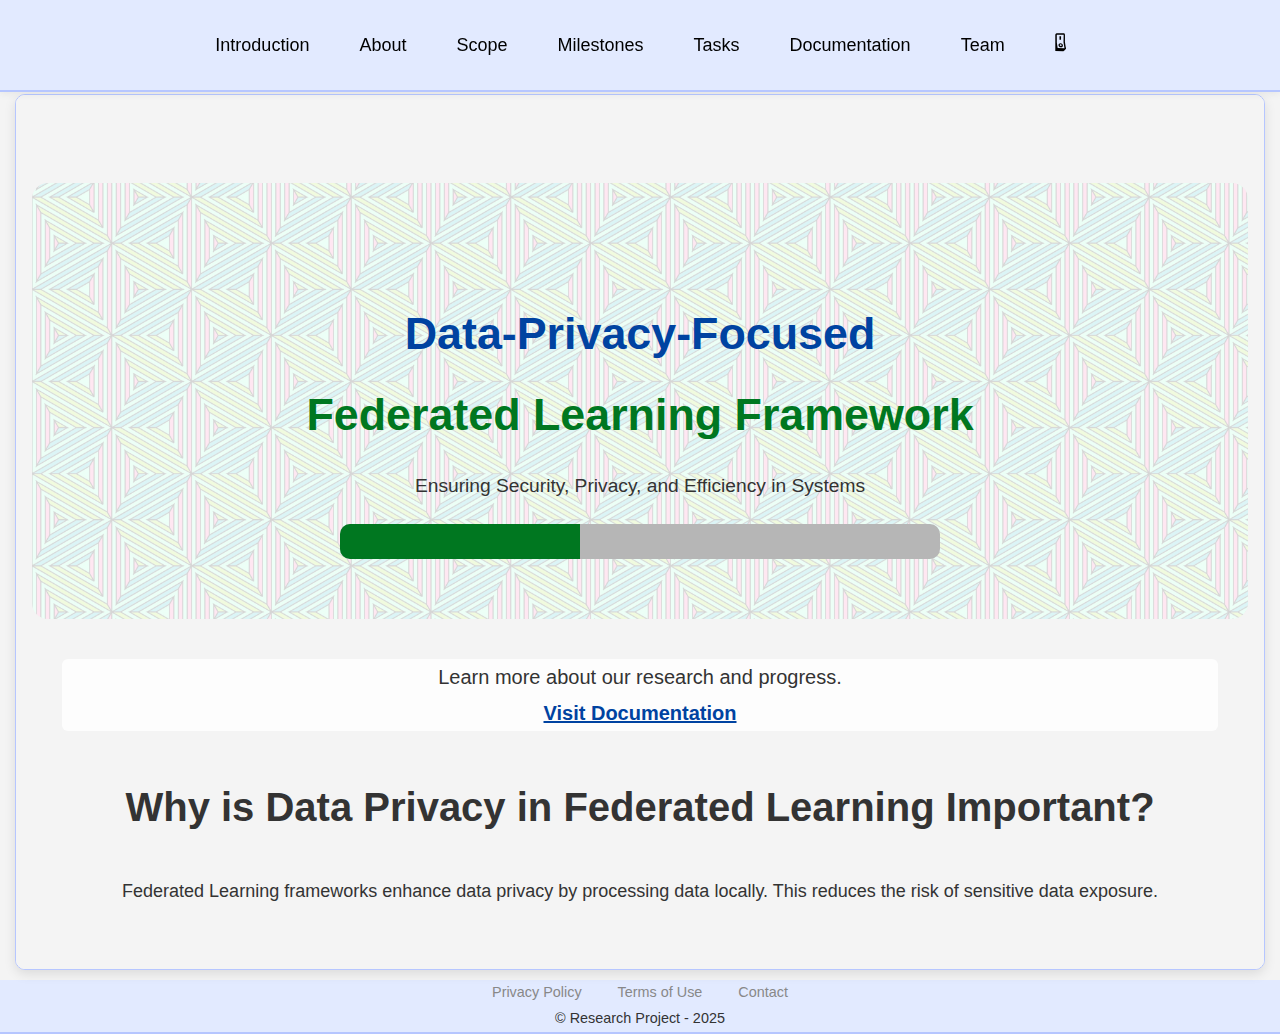
<file: index.html>
<!DOCTYPE html>
<html lang="en">
<head>
  <meta charset="UTF-8" />
  <meta name="viewport" content="width=device-width, initial-scale=1.0"/>
  <title>Federated Learning for Industrial IoT – Data Privacy Framework</title>
  <link rel="stylesheet" href="./assets/styles/style.css" />
  <script>
    function toggleDarkMode() {
      const body = document.body;
      const isDark = body.classList.toggle('dark-mode');
      const icon = document.getElementById('theme-switch-icon');

      icon.src = isDark ? './assets/images/switch-dark.svg' : './assets/images/switch-light.svg';
      localStorage.setItem('darkMode', isDark ? 'enabled' : 'disabled');

      const iframe = document.getElementById('contentFrame');
      iframe.contentWindow.postMessage({ theme: isDark ? 'dark' : 'light' }, '*');
    }

    function applySavedTheme() {
      const savedTheme = localStorage.getItem('darkMode');
      const isDark = savedTheme === 'enabled';

      if (isDark) {
        document.body.classList.add('dark-mode');
        document.getElementById('theme-switch-icon').src = './assets/images/switch-dark.svg';
      }

      window.addEventListener('DOMContentLoaded', () => {
        setTimeout(() => {
          const iframe = document.getElementById('contentFrame');
          iframe.contentWindow.postMessage(
            { theme: isDark ? 'dark' : 'light' },
            '*'
          );
        }, 300);
      });
    }

  function loadContent(page) {
    const iframe = document.getElementById('contentFrame');
    iframe.src = page;
    iframe.onload = () => {
      const theme = document.body.classList.contains('dark-mode') ? 'dark' : 'light';
      iframe.contentWindow.postMessage({ theme }, '*');
    };

    // Highlight the active button
    const buttons = document.querySelectorAll('.nav-panel button');
    buttons.forEach(btn => btn.classList.remove('active'));

    const clickedButton = Array.from(buttons).find(btn => btn.getAttribute('onclick')?.includes(page));
    if (clickedButton) {
      clickedButton.classList.add('active');
    }
  }
</script>

</head>
<body onload="applySavedTheme();">
  <header class="nav">
    <nav class="nav-panel">
      <button onclick="loadContent('./assets/pages/home.html')">Introduction</button>
      <button onclick="loadContent('./assets/pages/about.html')">About</button>
      <button onclick="loadContent('./assets/pages/scope.html')">Scope</button>
      <button onclick="loadContent('./assets/pages/milestone.html')">Milestones</button>
      <button onclick="loadContent('./assets/pages/tasks.html')">Tasks</button>
      <button onclick="loadContent('./assets/pages/documents.html')">Documentation</button>
      <button onclick="loadContent('./assets/pages/team.html')">Team</button>
      <a href="#" onclick="toggleDarkMode()" aria-label="Toggle Theme">
        <img id="theme-switch-icon" src="./assets/images/switch-light.svg" alt="Toggle Theme" width="40" height="40"/>
      </a>
    </nav>
  </header>

  <main class="content">
    <iframe id="contentFrame" src="./assets/pages/home.html" frameborder="0" title="Content Frame"></iframe>
  </main>
        <!-- 🔚 Footer Section -->
        <footer class="footer">
          <div class="footer-content">
            <div class="footer-links">
              <a href="#">Privacy Policy</a>
              <a href="#">Terms of Use</a>
              <a href="#">Contact</a>
              <p>&copy; Research Project - 2025</p>
            </div>
          </div>
        </footer>

</body>
</html>
</file>
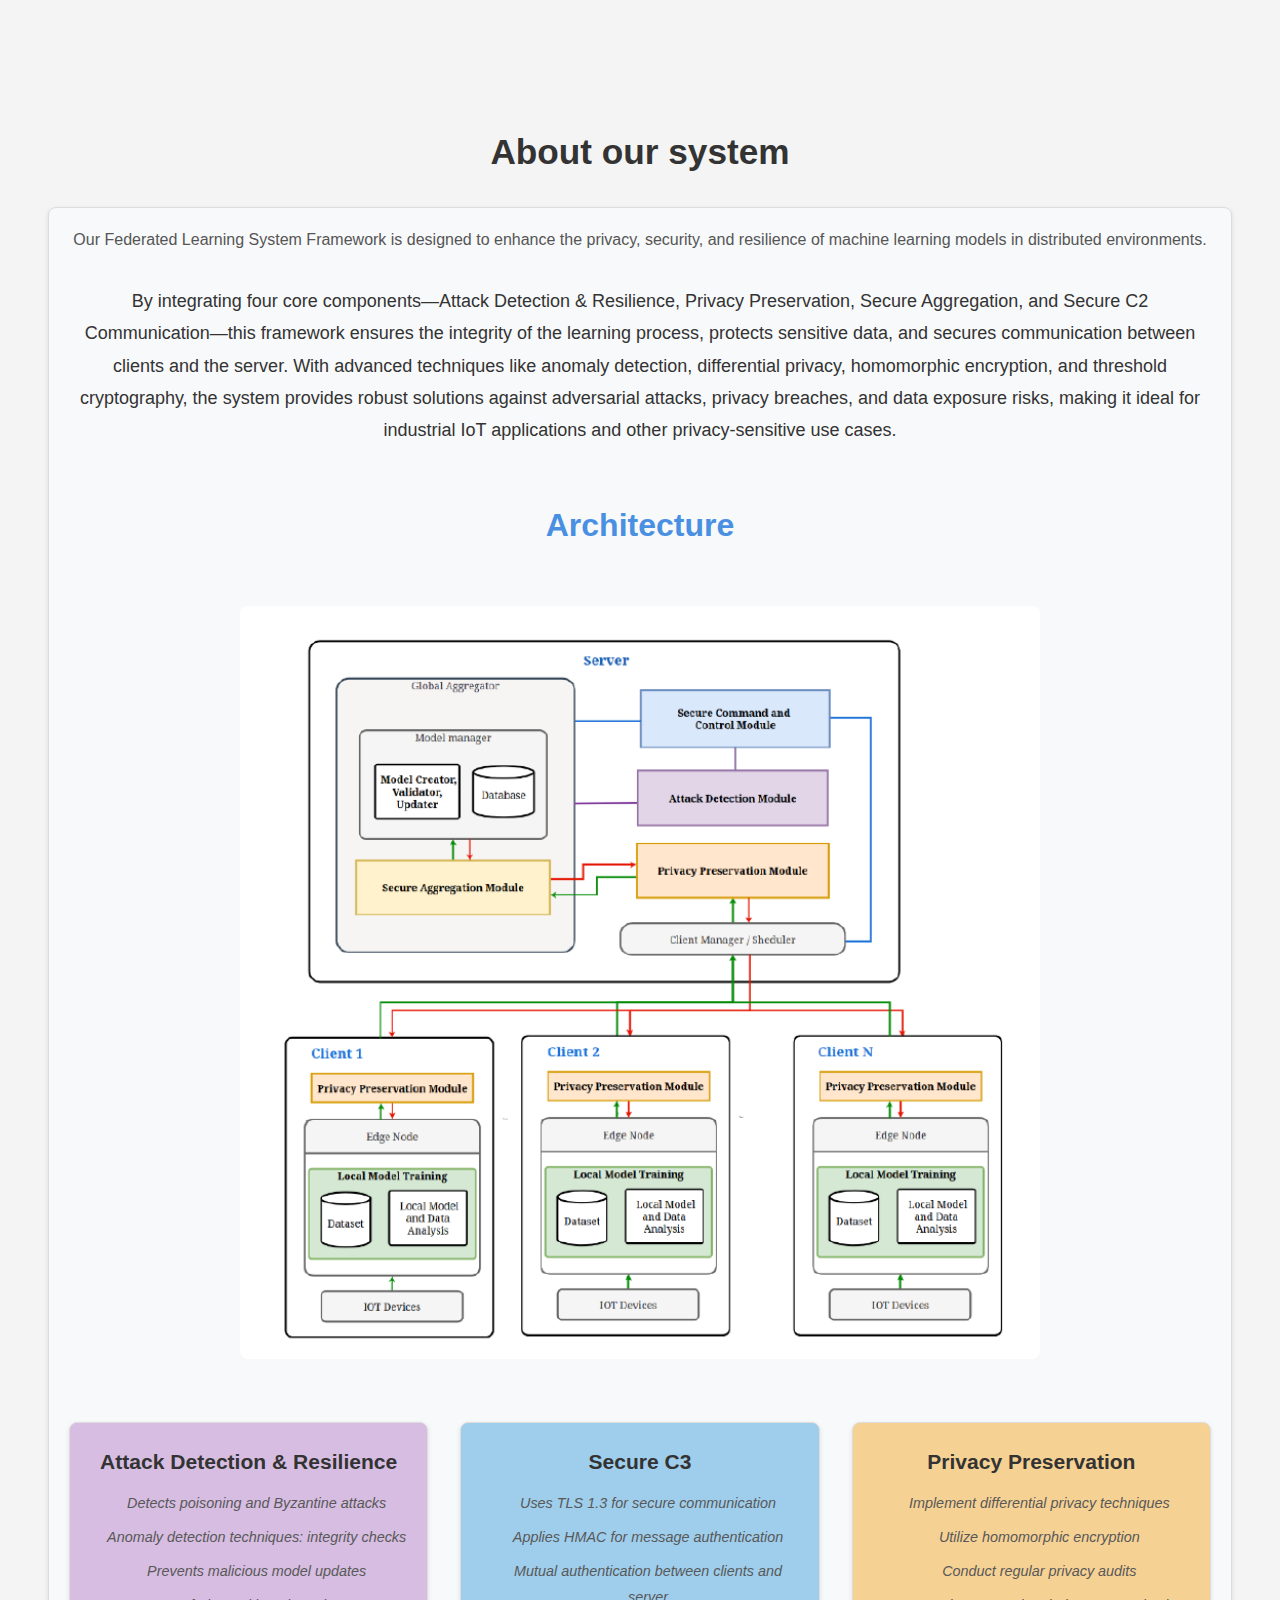
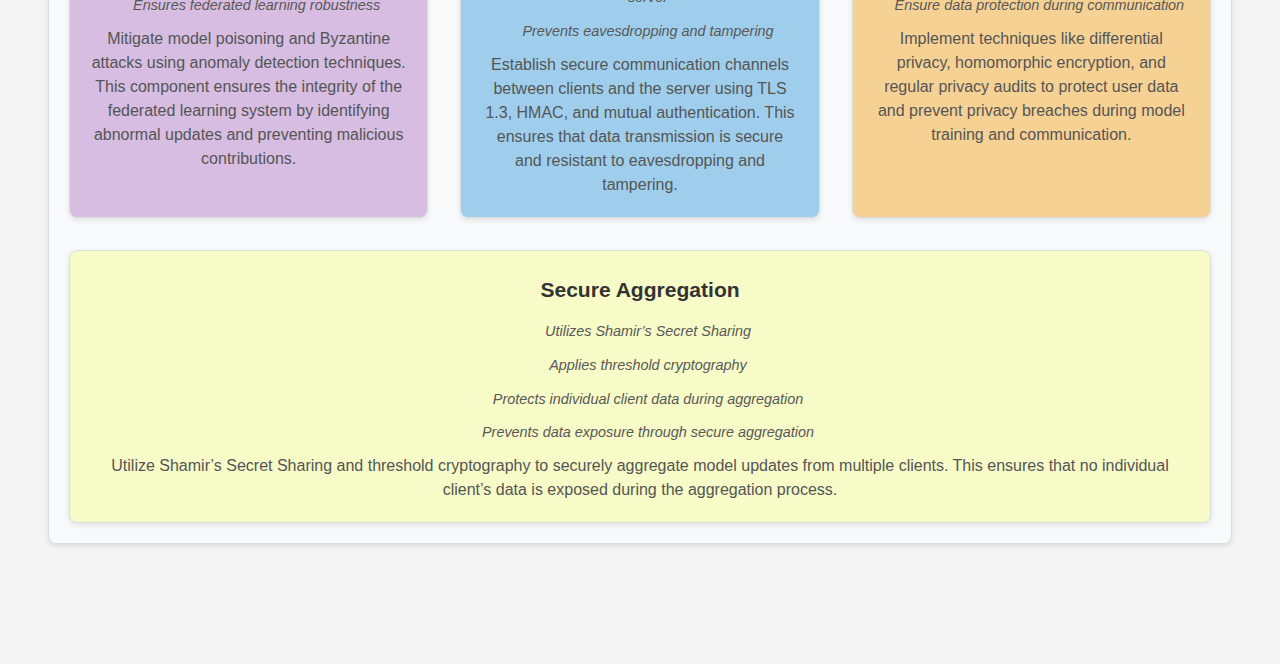
<file: assets/pages/about.html>
<!DOCTYPE html>
<html lang="en">
<head>
  <meta charset="UTF-8">
  <link rel="stylesheet" href="../styles/style.css">
  <title>About - Data Privacy FL Framework</title>
  <script>
    function setTheme(theme) {
      if (theme === 'dark') {
        document.body.classList.add('dark-mode');
      } else {
        document.body.classList.remove('dark-mode');
      }
    }

    window.addEventListener('message', (event) => {
      if (event.data && event.data.theme) {
        setTheme(event.data.theme);
      }
    });

    const savedTheme = localStorage.getItem('darkMode');
    if (savedTheme === 'enabled') {
      setTheme('dark');
    }
  </script>
</head>
<body>
  <div class="container">

<!-- Core Components Section -->
<section class="components">
  <h2>About our system</h2>
  <div class="component-blocks">
    <div class="component">
      <p>

        Our Federated Learning System Framework is designed to enhance the privacy, security, and resilience of machine learning models in distributed environments. 
      </p>
    </br>
      By integrating four core components—Attack Detection & Resilience, Privacy Preservation, Secure Aggregation, and Secure C2 Communication—this framework ensures the integrity of the learning process, protects sensitive data, and secures communication between clients and the server. With advanced techniques like anomaly detection, differential privacy, homomorphic encryption, and threshold cryptography, the system provides robust solutions against adversarial attacks, privacy breaches, and data exposure risks, making it ideal for industrial IoT applications and other privacy-sensitive use cases.
      
      </p>

          <!-- Architecture Image Section -->
    <section class="architecture">
      <h1>Architecture</h1>
      <img src="../images/architecture.jpg" alt="System Architecture" class="architecture-image">
    </section>

    <!-- Core Components Section -->
  <div class="component-blocks">
    <div class="component attack-defense">
      <h3>Attack Detection & Resilience</h3>
      <div class="key-points">
        <ul>
          <li>Detects poisoning and Byzantine attacks</li>
          <li>Anomaly detection techniques: integrity checks</li>
          <li>Prevents malicious model updates</li>
          <li>Ensures federated learning robustness</li>
        </ul>
      </div>
      <p>Mitigate model poisoning and Byzantine attacks using anomaly detection techniques. This component ensures the integrity of the federated learning system by identifying abnormal updates and preventing malicious contributions.</p>
    </div>
    <div class="component secure-c2">
      <h3>Secure C3</h3>
      <div class="key-points">
        <ul>
          <li>Uses TLS 1.3 for secure communication</li>
          <li>Applies HMAC for message authentication</li>
          <li>Mutual authentication between clients and server</li>
          <li>Prevents eavesdropping and tampering</li>
        </ul>
      </div>
      <p>Establish secure communication channels between clients and the server using TLS 1.3, HMAC, and mutual authentication. This ensures that data transmission is secure and resistant to eavesdropping and tampering.</p>
    </div>
    <div class="component privacy-preservation">
      <h3>Privacy Preservation</h3>
      <div class="key-points">
        <ul>
          <li>Implement differential privacy techniques</li>
          <li>Utilize homomorphic encryption</li>
          <li>Conduct regular privacy audits</li>
          <li>Ensure data protection during communication</li>
        </ul>
      </div>
      <p>Implement techniques like differential privacy, homomorphic encryption, and regular privacy audits to protect user data and prevent privacy breaches during model training and communication.</p>
    </div>
    <div class="component secure-aggregation">
      <h3>Secure Aggregation</h3>
      <div class="key-points">
        <ul>
          <li>Utilizes Shamir’s Secret Sharing</li>
          <li>Applies threshold cryptography</li>
          <li>Protects individual client data during aggregation</li>
          <li>Prevents data exposure through secure aggregation</li>
        </ul>
      </div>
      <p>Utilize Shamir’s Secret Sharing and threshold cryptography to securely aggregate model updates from multiple clients. This ensures that no individual client’s data is exposed during the aggregation process.</p>
    </div>
    
</section>


    </div>

  </div>
</section>
  </div>
</body>
</html>
</file>
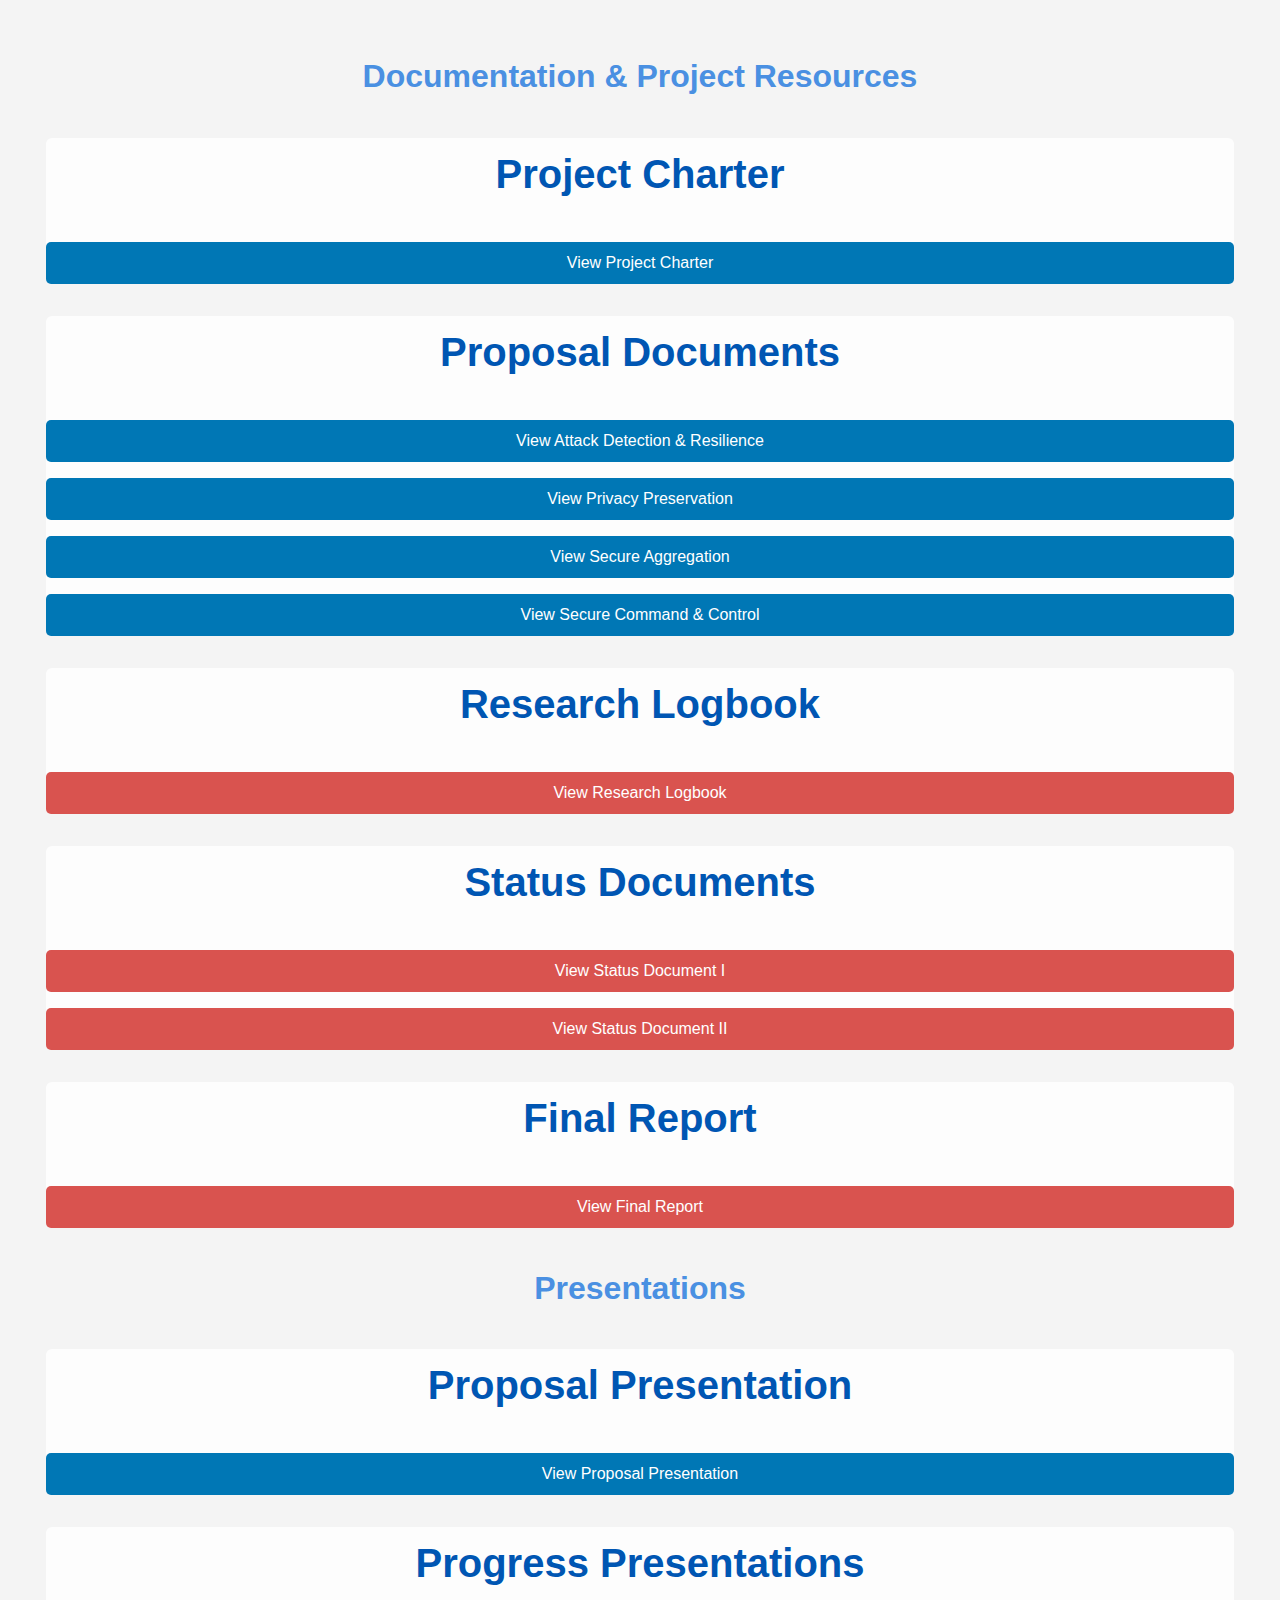
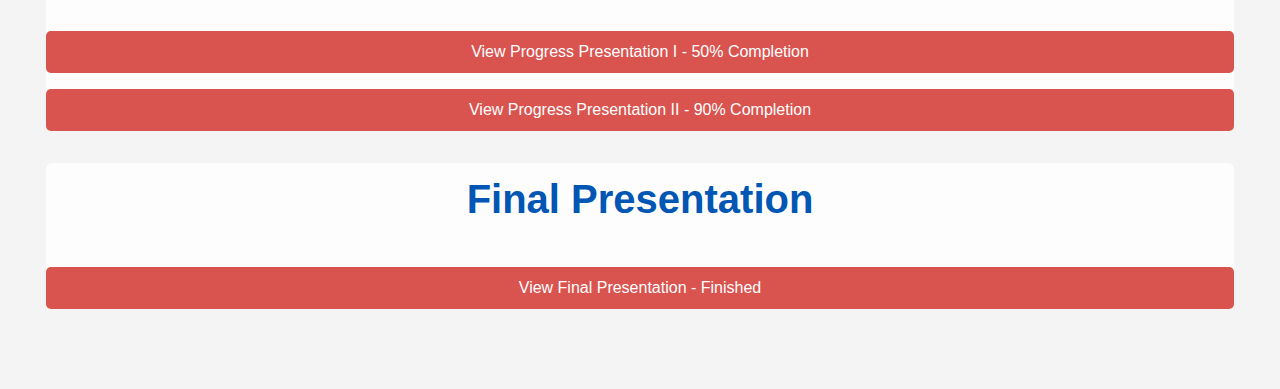
<file: assets/pages/documents.html>
<!DOCTYPE html>
<html lang="en">
<head>
    <meta charset="UTF-8">
    <meta name="viewport" content="width=device-width, initial-scale=1.0">
    <title>Documentation & Projects</title>
    <link rel="stylesheet" href="../styles/style.css">
    
    <script>
         function setTheme(theme) {
      if (theme === 'dark') {
        document.body.classList.add('dark-mode');
      } else {
        document.body.classList.remove('dark-mode');
      }
    }

    window.addEventListener('message', (event) => {
      if (event.data && event.data.theme) {
        setTheme(event.data.theme);
      }
    });

    const savedTheme = localStorage.getItem('darkMode');
    if (savedTheme === 'enabled') {
      setTheme('dark');
    }
    
        function loadPDF(documentId, containerId) {
            var pdfLinks = {
                'Project Charter': '../documents/R25 - 039 - IT4010-charter form - 2025.pdf',
                'Proposal Document - Attack Detection': '../documents/PPReport - IT21826368 - Attack Defense and Resilience.pdf',
                'Proposal Document - Privacy Preservation': '../documents/PPReport - IT21822612 - Privacy Preservation.pdf',
                'Proposal Document - Secure Aggregation': '../documents/PPReport - IT21831904 - Secure Aggregation.pdf',
                'Proposal Document - Secure Command & Control': '../documents/PPReport - IT21828348 - Secure Command and Control.pdf',
                'Research Logbook': '../documents/Research_Logbook.pdf',
                'Status Document I': '../documents/Status_Document_I.pdf',
                'Status Document II': '../documents/Status_Document_II.pdf',
                'Final Report': '../documents/Final_Report.pdf',
                'Proposal Presentation': '../documents/PP - Data-Privacy Focused Federated Learning Framework for Industrial IoT.pdf',
                'Progress Presentation I': '../documents/Progress_Presentation_I.pdf',
                'Progress Presentation II': '../documents/Progress_Presentation_II.pdf',
                'Final Presentation': '../documents/Final_Presentation.pdf'
            };

            var container = document.getElementById(containerId);
            if (!container) {
                console.error("No container found for:", containerId);
                return;
            }

            container.innerHTML = ""; // Clear previous content

            var iframe = document.createElement('iframe');
            iframe.src = pdfLinks[documentId];
            iframe.width = "100%";
            iframe.height = "600px";
            iframe.frameBorder = "0";
            container.appendChild(iframe);

            var closeButton = document.createElement('button');
            closeButton.innerText = "Close PDF";
            closeButton.className = "custom-button red-button";
            closeButton.onclick = function() {
                container.innerHTML = "";
            };
            container.appendChild(closeButton);
        }
    </script>
</head>
<body>
    <div class="container">
        <h1>Documentation & Project Resources</h1>

        <div class="document-category">
            <h2>Project Charter</h2>
            <button class="custom-button blue-button" onclick="loadPDF('Project Charter', 'ProjectCharterContainer')">View Project Charter</button>
            <div id="ProjectCharterContainer"></div>
        </div>

        <div class="document-category">
            <h2>Proposal Documents</h2>
            <button class="custom-button blue-button" onclick="loadPDF('Proposal Document - Attack Detection', 'ProposalAttackDetectionContainer')">View Attack Detection & Resilience</button>
            <div id="ProposalAttackDetectionContainer"></div>

            <button class="custom-button blue-button" onclick="loadPDF('Proposal Document - Privacy Preservation', 'ProposalPrivacyPreservationContainer')">View Privacy Preservation</button>
            <div id="ProposalPrivacyPreservationContainer"></div>

            <button class="custom-button blue-button" onclick="loadPDF('Proposal Document - Secure Aggregation', 'ProposalSecureAggregationContainer')">View Secure Aggregation</button>
            <div id="ProposalSecureAggregationContainer"></div>

            <button class="custom-button blue-button" onclick="loadPDF('Proposal Document - Secure Command & Control', 'ProposalSecureCommandControlContainer')">View Secure Command & Control</button>
            <div id="ProposalSecureCommandControlContainer"></div>
        </div>

        <div class="document-category">
            <h2>Research Logbook</h2>
            <button class="custom-button red-button" onclick="loadPDF('Research Logbook', 'ResearchLogbookContainer')">View Research Logbook</button>
            <div id="ResearchLogbookContainer"></div>
        </div>

        <div class="document-category">
            <h2>Status Documents</h2>
            <button class="custom-button red-button" onclick="loadPDF('Status Document I', 'StatusDocumentIContainer')">View Status Document I</button>
            <div id="StatusDocumentIContainer"></div>

            <button class="custom-button red-button" onclick="loadPDF('Status Document II', 'StatusDocumentIIContainer')">View Status Document II</button>
            <div id="StatusDocumentIIContainer"></div>
        </div>

        <div class="document-category">
            <h2>Final Report</h2>
            <button class="custom-button red-button" onclick="loadPDF('Final Report', 'FinalReportContainer')">View Final Report</button>
            <div id="FinalReportContainer"></div>
        </div>

        <h1>Presentations</h1>

        <div class="document-category">
            <h2>Proposal Presentation</h2>
            <button class="custom-button blue-button" onclick="loadPDF('Proposal Presentation', 'ProposalPresentationContainer')">View Proposal Presentation</button>
            <div id="ProposalPresentationContainer"></div>
        </div>

        <div class="document-category">
            <h2>Progress Presentations</h2>
            <button class="custom-button red-button" onclick="loadPDF('Progress Presentation I', 'ProgressPresentationIContainer')">View Progress Presentation I - 50% Completion</button>
            <div id="ProgressPresentationIContainer"></div>

            <button class="custom-button red-button" onclick="loadPDF('Progress Presentation II', 'ProgressPresentationIIContainer')">View Progress Presentation II - 90% Completion</button>
            <div id="ProgressPresentationIIContainer"></div>
        </div>

        <div class="document-category">
            <h2>Final Presentation</h2>
            <button class="custom-button red-button" onclick="loadPDF('Final Presentation', 'FinalPresentationContainer')">View Final Presentation - Finished</button>
            <div id="FinalPresentationContainer"></div>
        </div>
    </div>
</body>
</html>
</file>
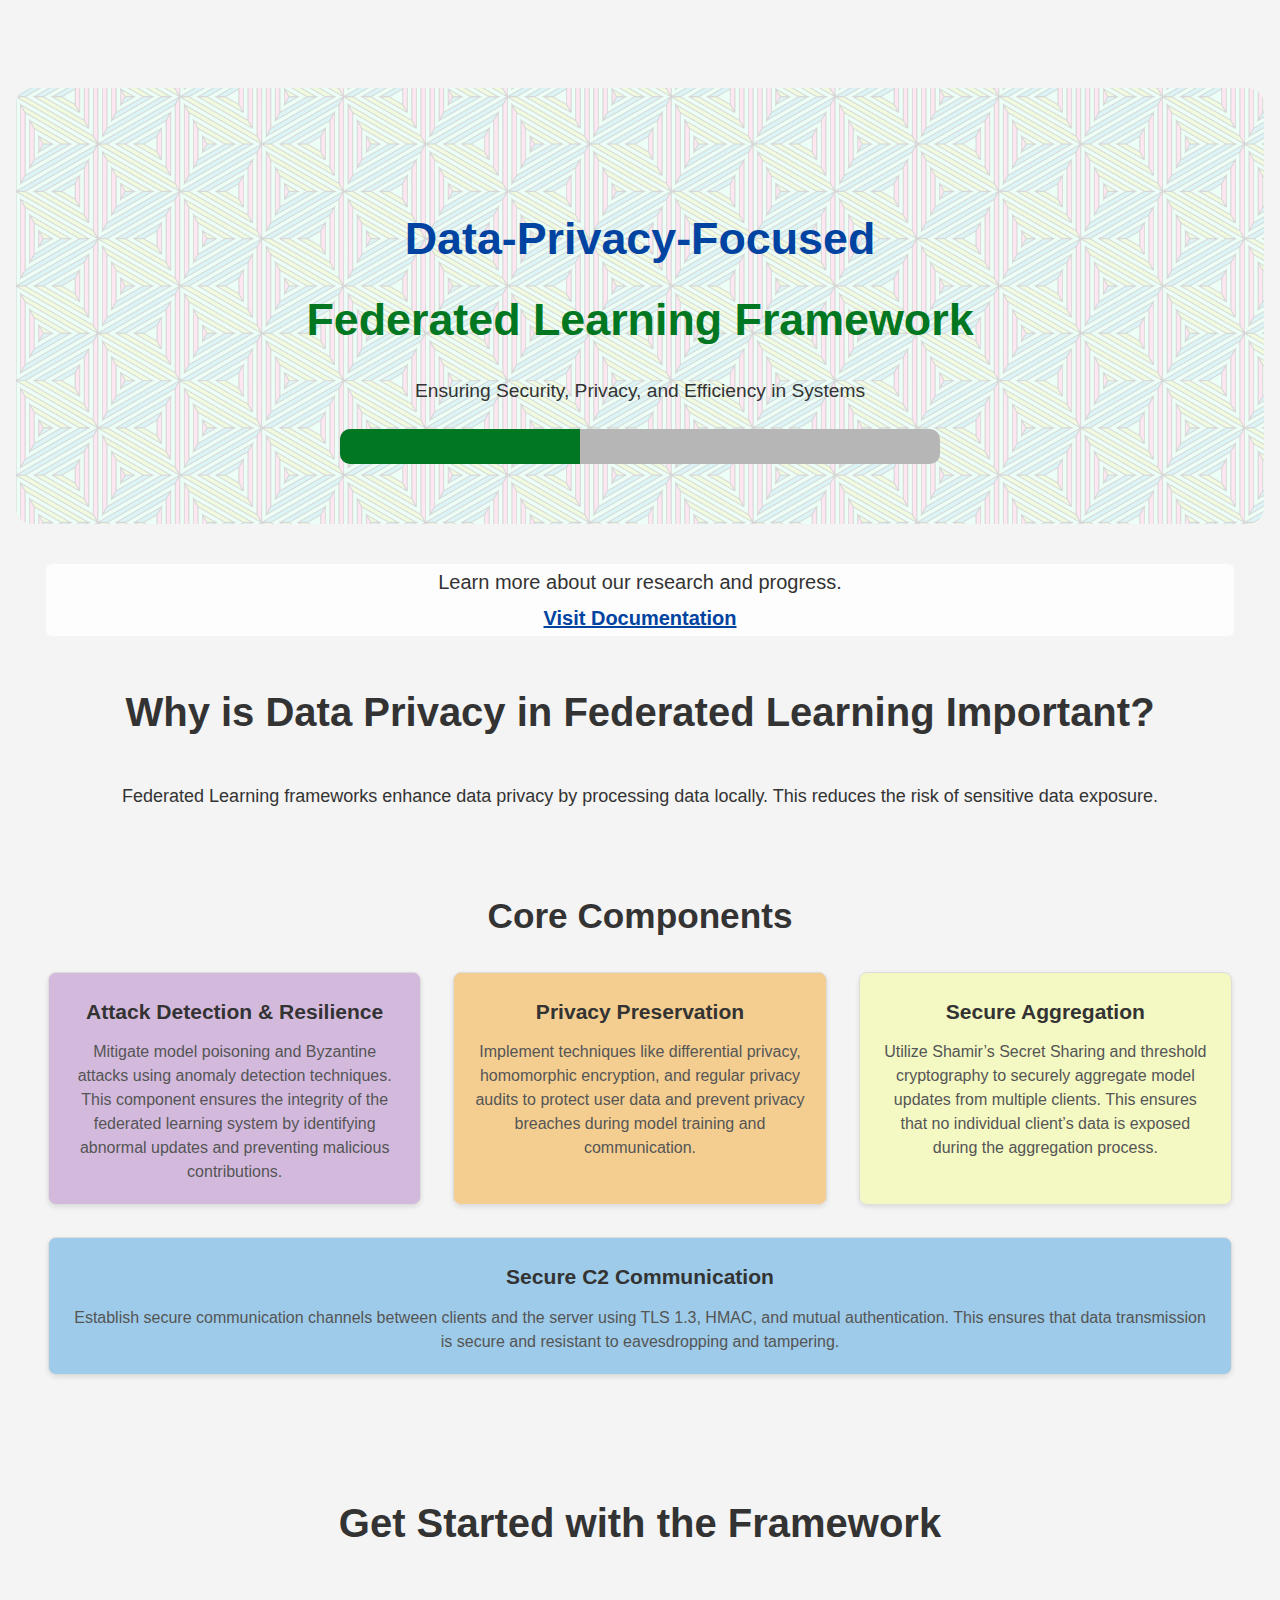
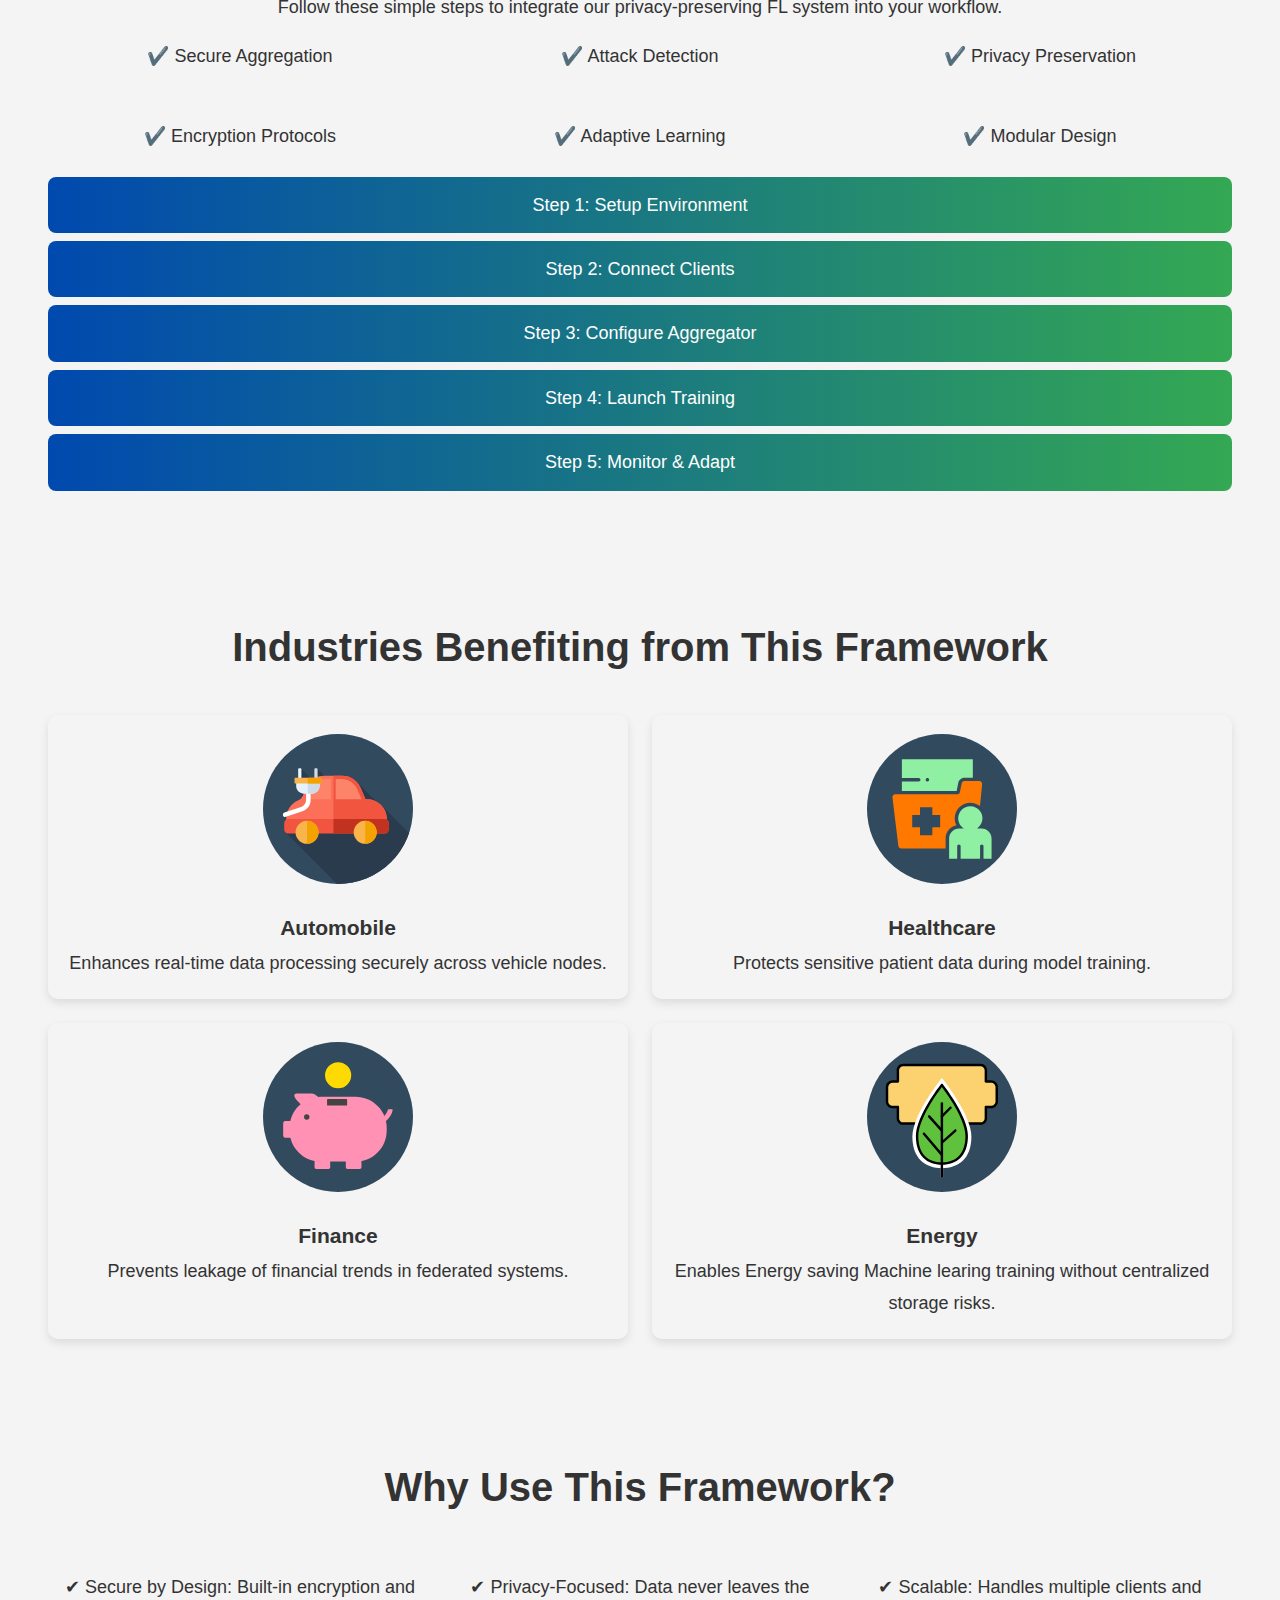
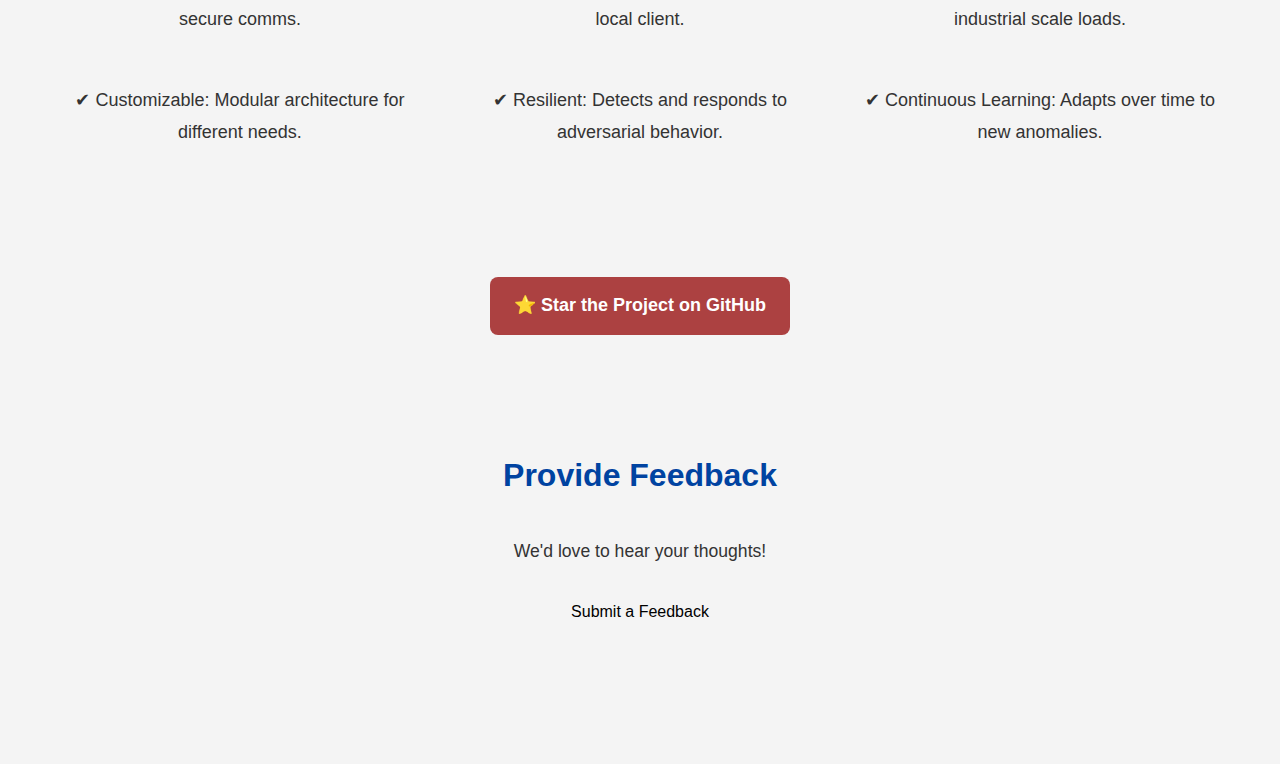
<file: assets/pages/home.html>
<!DOCTYPE html>
<html lang="en">
<head>
  <meta charset="UTF-8">
  <link rel="stylesheet" href="../styles/style.css">
  <title>Home - Data Privacy FL Framework</title>
  <script>
    function setTheme(theme) {
      if (theme === 'dark') {
        document.body.classList.add('dark-mode');
      } else {
        document.body.classList.remove('dark-mode');
      }
    }

    window.addEventListener('message', (event) => {
      if (event.data && event.data.theme) {
        setTheme(event.data.theme);
      }
    });

    const savedTheme = localStorage.getItem('darkMode');
    if (savedTheme === 'enabled') {
      setTheme('dark');
    }
  </script>
</head>
<body>
  <div class="container">
    <!-- Home Banner Section -->
    <section class="home-banner">
      <h1>
        <span style="color: #0043a1;">Data-Privacy-Focused</span> <br>
        <span style="color: #007720;">Federated Learning Framework</span>
      </h1>
      <p>Ensuring Security, Privacy, and Efficiency in Systems</p>

      <div class="progress-bar-wrapper">
        <div class="progress-bar">
          <div class="progress-fill" style="width: 40%;"></div>
          <span class="progress-label"></span>
        </div>
      </div>
    </section>

    <!-- Document Category Section -->
    <section class="document-category">
      <p>Learn more about our research and progress.</p>
      <a href="https://k0k1s.github.io/r25-039" target="_blank">Visit Documentation</a>
    </section>


    <!-- Importance Section -->
    <section class="importance">
      <h2>Why is Data Privacy in Federated Learning Important?</h2>
      <p>Federated Learning frameworks enhance data privacy by processing data locally. This reduces the risk of sensitive data exposure.</p>
    </section>

    <section class="components">
      <h2>Core Components</h2>
      <div class="component-blocks">
        <div class="component attack-defense">
          <h3>Attack Detection & Resilience</h3>
          <p>Mitigate model poisoning and Byzantine attacks using anomaly detection techniques. This component ensures the integrity of the federated learning system by identifying abnormal updates and preventing malicious contributions.</p>
        </div>
        <div class="component privacy-preservation">
          <h3>Privacy Preservation</h3>
          <p>Implement techniques like differential privacy, homomorphic encryption, and regular privacy audits to protect user data and prevent privacy breaches during model training and communication.</p>
        </div>
        <div class="component secure-aggregation">
          <h3>Secure Aggregation</h3>
          <p>Utilize Shamir’s Secret Sharing and threshold cryptography to securely aggregate model updates from multiple clients. This ensures that no individual client’s data is exposed during the aggregation process.</p>
        </div>
        <div class="component secure-c2">
          <h3>Secure C2 Communication</h3>
          <p>Establish secure communication channels between clients and the server using TLS 1.3, HMAC, and mutual authentication. This ensures that data transmission is secure and resistant to eavesdropping and tampering.</p>
        </div>
      </div>
    </section>


    <!-- 🌟 Get Started Section -->
    <section class="get-started">
      <h2>Get Started with the Framework</h2>
      <p>Follow these simple steps to integrate our privacy-preserving FL system into your workflow.</p>

      <div class="supported-features">
        <div class="feature">✔️ Secure Aggregation</div>
        <div class="feature">✔️ Attack Detection</div>
        <div class="feature">✔️ Privacy Preservation</div>
        <div class="feature">✔️ Encryption Protocols</div>
        <div class="feature">✔️ Adaptive Learning</div>
        <div class="feature">✔️ Modular Design</div>
      </div>

      <div class="steps-progress">
        <div class="step">Step 1: Setup Environment</div>
        <div class="step">Step 2: Connect Clients</div>
        <div class="step">Step 3: Configure Aggregator</div>
        <div class="step">Step 4: Launch Training</div>
        <div class="step">Step 5: Monitor & Adapt</div>
      </div>
    </section>

<!-- 🧊 Industries Section (Cube in 4 Pieces) -->
<section class="industries">
  <h2>Industries Benefiting from This Framework</h2>
  <div class="industry-cube">
    <div class="cube-piece">
      <img src="../images/automobile.svg" alt="Automobile Industry" class="industry-img" />
      <h3>Automobile</h3>
      <p>Enhances real-time data processing securely across vehicle nodes.</p>
    </div>
    <div class="cube-piece">
      <img src="../images/health.svg" alt="Healthcare Industry" class="industry-img" />
      <h3>Healthcare</h3>
      <p>Protects sensitive patient data during model training.</p>
    </div>
    <div class="cube-piece">
      <img src="../images/finance.svg" alt="Finance Industry" class="industry-img" />
      <h3>Finance</h3>
      <p>Prevents leakage of financial trends in federated systems.</p>
    </div>
    <div class="cube-piece">
      <img src="../images/energy.svg" alt="Energy" class="industry-img" />
      <h3>Energy</h3>
      <p>Enables Energy saving Machine learing training without centralized storage risks.</p>
    </div>
  </div>
</section>

    <!-- ✅ Why Use / Importance Section (6 Detailed Boxes with ✔) -->
    <section class="benefits">
      <h2>Why Use This Framework?</h2>
      <div class="benefit-detailed">
        <div class="benefit-box">✔ Secure by Design: Built-in encryption and secure comms.</div>
        <div class="benefit-box">✔ Privacy-Focused: Data never leaves the local client.</div>
        <div class="benefit-box">✔ Scalable: Handles multiple clients and industrial scale loads.</div>
        <div class="benefit-box">✔ Customizable: Modular architecture for different needs.</div>
        <div class="benefit-box">✔ Resilient: Detects and responds to adversarial behavior.</div>
        <div class="benefit-box">✔ Continuous Learning: Adapts over time to new anomalies.</div>
      </div>
    </section>

    <!-- ⭐ GitHub Star CTA -->
     <center>
    <section class="github-cta">
      <a class="github-button" href="https://github.com/RavinduMendis/R25-039" target="_blank">
        ⭐ Star the Project on GitHub
      </a>
    </section>
  </center>
<!-- 📢 Provide Feedback Section -->
<section class="feedback">
  <h2>Provide Feedback</h2>
  <p>We'd love to hear your thoughts!</p>
  <button id="showFormBtn">Submit a Feedback</button>

  <!-- The form will be hidden by default -->
  <div id="feedbackForm" style="display: none;">
    <iframe src="https://docs.google.com/forms/d/e/1FAIpQLSfQSwq9XJ6Md5llRIclTbOudjjF2nDSolx5ycHgfBAIIjpdXw/viewform?usp=header" width="100%" height="600" frameborder="0" marginheight="0" marginwidth="0">Loading...</iframe>
  </div>
</section>

<script>
  // Toggle visibility of the feedback form
  document.getElementById('showFormBtn').addEventListener('click', function() {
    var form = document.getElementById('feedbackForm');
    if (form.style.display === "none") {
      form.style.display = "block";
      this.innerText = "Close Feedback Form"; // Change button text
    } else {
      form.style.display = "none";
      this.innerText = "Give Feedback"; // Reset button text
    }
  });
</script>



  </div>
</body>
</html>
</file>
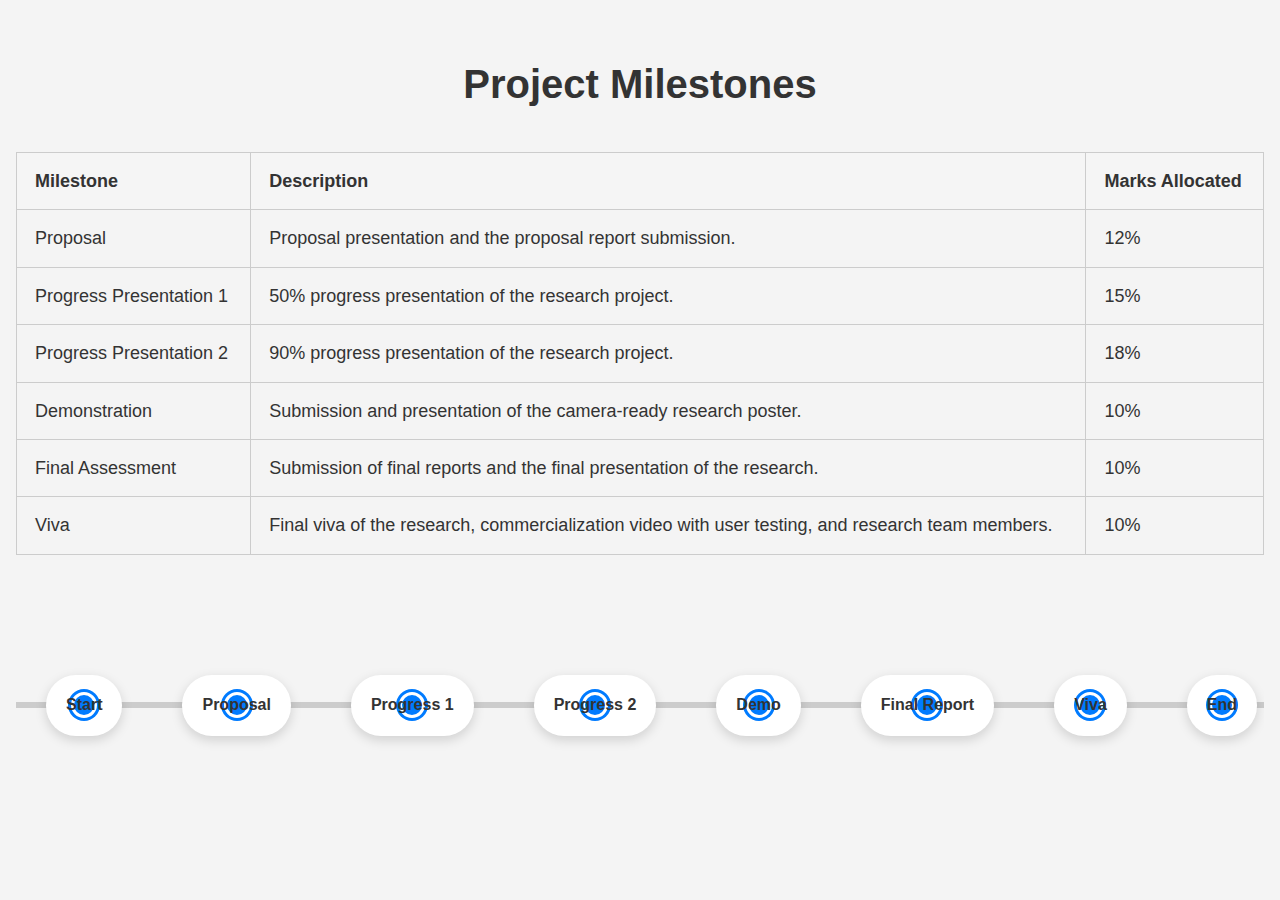
<file: assets/pages/milestone.html>
<!DOCTYPE html>
<html lang="en">
<head>
  <meta charset="UTF-8" />
  <link rel="stylesheet" href="../styles/style.css" />
  <title>Scope - FL Framework</title>

  <script>
    function setTheme(theme) {
      if (theme === 'dark') {
        document.body.classList.add('dark-mode');
      } else {
        document.body.classList.remove('dark-mode');
      }
    }

    window.addEventListener('message', (event) => {
      if (event.data && event.data.theme) {
        setTheme(event.data.theme);
      }
    });

    const savedTheme = localStorage.getItem('darkMode');
    if (savedTheme === 'enabled') {
      setTheme('dark');
    }
  </script>
</head>
<body>
  <section class="container">
    <h2>Project Milestones</h2>

    <!-- Milestones Table -->
    <table class="milestones-table">
      <thead>
        <tr>
          <th>Milestone</th>
          <th>Description</th>
          <th>Marks Allocated</th>
        </tr>
      </thead>
      <tbody>
        <tr>
          <td>Proposal</td>
          <td>Proposal presentation and the proposal report submission.</td>
          <td>12%</td>
        </tr>
        <tr>
          <td>Progress Presentation 1</td>
          <td>50% progress presentation of the research project.</td>
          <td>15%</td>
        </tr>
        <tr>
          <td>Progress Presentation 2</td>
          <td>90% progress presentation of the research project.</td>
          <td>18%</td>
        </tr>
        <tr>
          <td>Demonstration</td>
          <td>Submission and presentation of the camera-ready research poster.</td>
          <td>10%</td>
        </tr>
        <tr>
          <td>Final Assessment</td>
          <td>Submission of final reports and the final presentation of the research.</td>
          <td>10%</td>
        </tr>
        <tr>
          <td>Viva</td>
          <td>Final viva of the research, commercialization video with user testing, and research team members.</td>
          <td>10%</td>
        </tr>
      </tbody>
    </table>

    <!-- Horizontal Timeline Map -->
    <div class="timeline-container">
        <div class="timeline">
          <div class="milestone-node">
            <div class="circle-dot"></div>
            <div class="milestone-label">Start</div>
          </div>
          <div class="milestone-node">
            <div class="circle-dot"></div>
            <div class="milestone-label">Proposal</div>
          </div>
          <div class="milestone-node">
            <div class="circle-dot"></div>
            <div class="milestone-label">Progress 1</div>
          </div>
          <div class="milestone-node">
            <div class="circle-dot"></div>
            <div class="milestone-label">Progress 2</div>
          </div>
          <div class="milestone-node">
            <div class="circle-dot"></div>
            <div class="milestone-label">Demo</div>
          </div>
          <div class="milestone-node">
            <div class="circle-dot"></div>
            <div class="milestone-label">Final Report</div>
          </div>
          <div class="milestone-node">
            <div class="circle-dot"></div>
            <div class="milestone-label">Viva</div>
          </div>
          <div class="milestone-node">
            <div class="circle-dot"></div>
            <div class="milestone-label">End</div>
          </div>
        </div>
      </div>
      
  </section>
</body>
</html>
</file>
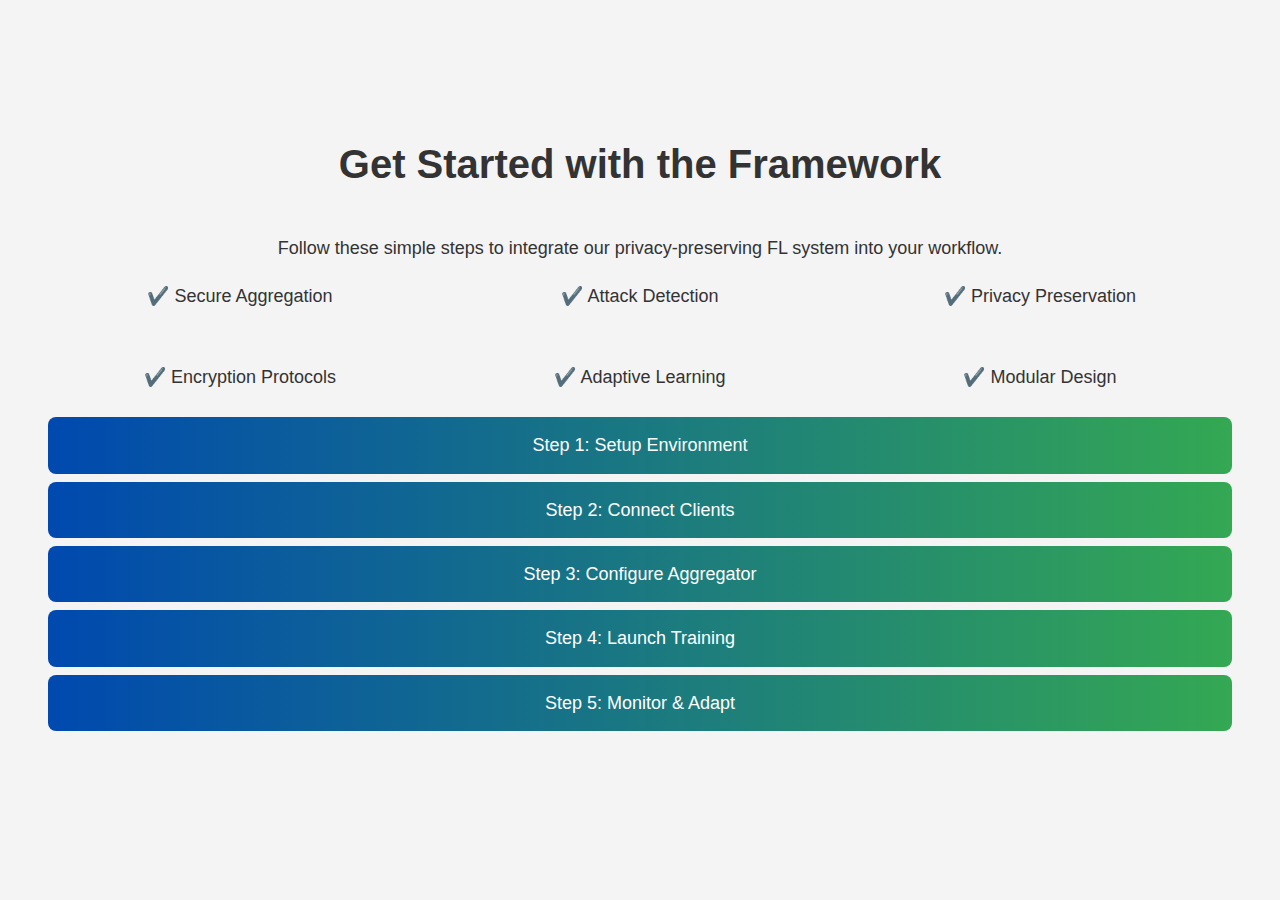
<file: assets/pages/scope.html>
<!DOCTYPE html>
<html lang="en">
<head>
  <meta charset="UTF-8" />
  <link rel="stylesheet" href="../styles/style.css" />
  <title>Scope - FL Framework</title>
  <script>
    function setTheme(theme) {
      if (theme === 'dark') {
        document.body.classList.add('dark-mode');
      } else {
        document.body.classList.remove('dark-mode');
      }
    }

    window.addEventListener('message', (event) => {
      if (event.data && event.data.theme) {
        setTheme(event.data.theme);
      }
    });

    const savedTheme = localStorage.getItem('darkMode');
    if (savedTheme === 'enabled') {
      setTheme('dark');
    }
  </script>
</head>
<body>
  <section class="container">
    <!-- 🌟 Get Started Section -->
    <section class="get-started">
      <h2>Get Started with the Framework</h2>
      <p>Follow these simple steps to integrate our privacy-preserving FL system into your workflow.</p>

      <div class="supported-features">
        <div class="feature">✔️ Secure Aggregation</div>
        <div class="feature">✔️ Attack Detection</div>
        <div class="feature">✔️ Privacy Preservation</div>
        <div class="feature">✔️ Encryption Protocols</div>
        <div class="feature">✔️ Adaptive Learning</div>
        <div class="feature">✔️ Modular Design</div>
      </div>

      <div class="steps-progress">
        <div class="step">Step 1: Setup Environment</div>
        <div class="step">Step 2: Connect Clients</div>
        <div class="step">Step 3: Configure Aggregator</div>
        <div class="step">Step 4: Launch Training</div>
        <div class="step">Step 5: Monitor & Adapt</div>
      </div>
    </section>

  </section>
</body>
</html>
</file>
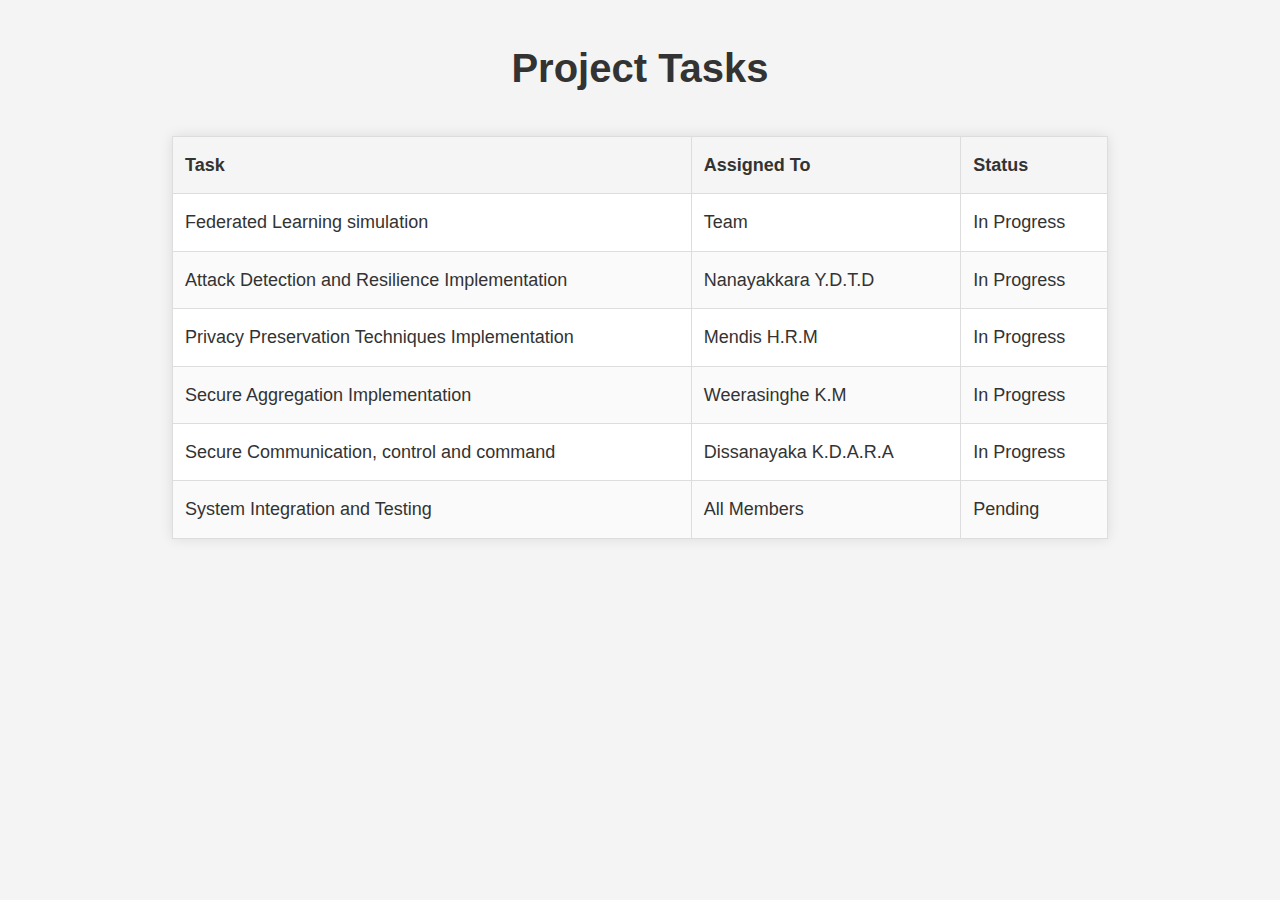
<file: assets/pages/tasks.html>
<!DOCTYPE html>
<html lang="en">
<head>
  <meta charset="UTF-8" />
  <meta name="viewport" content="width=device-width, initial-scale=1.0" />
  <title>Project Tasks - Data-Privacy Focused Federated Learning Framework for Industrial IoT</title>
  <link rel="stylesheet" href="../styles/style.css" />

  <script>
    function setTheme(theme) {
      if (theme === 'dark') {
        document.body.classList.add('dark-mode');
      } else {
        document.body.classList.remove('dark-mode');
      }
    }

    window.addEventListener('message', (event) => {
      if (event.data && event.data.theme) {
        setTheme(event.data.theme);
      }
    });

    const savedTheme = localStorage.getItem('darkMode');
    if (savedTheme === 'enabled') {
      setTheme('dark');
    }
  </script>
</head>
<body>

  <!-- Tasks Section -->
  <div class="tasks-section">
    <h2>Project Tasks</h2>

    <!-- Tasks Table -->
    <table class="tasks-table">
      <thead>
        <tr>
          <th>Task</th>
          <th>Assigned To</th>
          <th>Status</th>
        </tr>
      </thead>
      <tbody>
        <tr>
          <td>Federated Learning simulation</td>
          <td>Team</td>
          <td>In Progress</td>
        </tr>
        <tr>
          <td>Attack Detection and Resilience Implementation</td>
          <td>Nanayakkara Y.D.T.D</td>
          <td>In Progress</td>
        </tr>
        <tr>
          <td>Privacy Preservation Techniques Implementation</td>
          <td>Mendis H.R.M</td>
          <td>In Progress</td>
        </tr>
        <tr>
          <td>Secure Aggregation Implementation</td>
          <td>Weerasinghe K.M</td>
          <td>In Progress</td>
        </tr>
        <tr>
          <td>Secure Communication, control and command</td>
          <td>Dissanayaka K.D.A.R.A</td>
          <td>In Progress</td>
        </tr>
        <tr>
          <td>System Integration and Testing</td>
          <td>All Members</td>
          <td>Pending</td>
        </tr>
      </tbody>
    </table>
  </div>

</body>
</html>
</file>
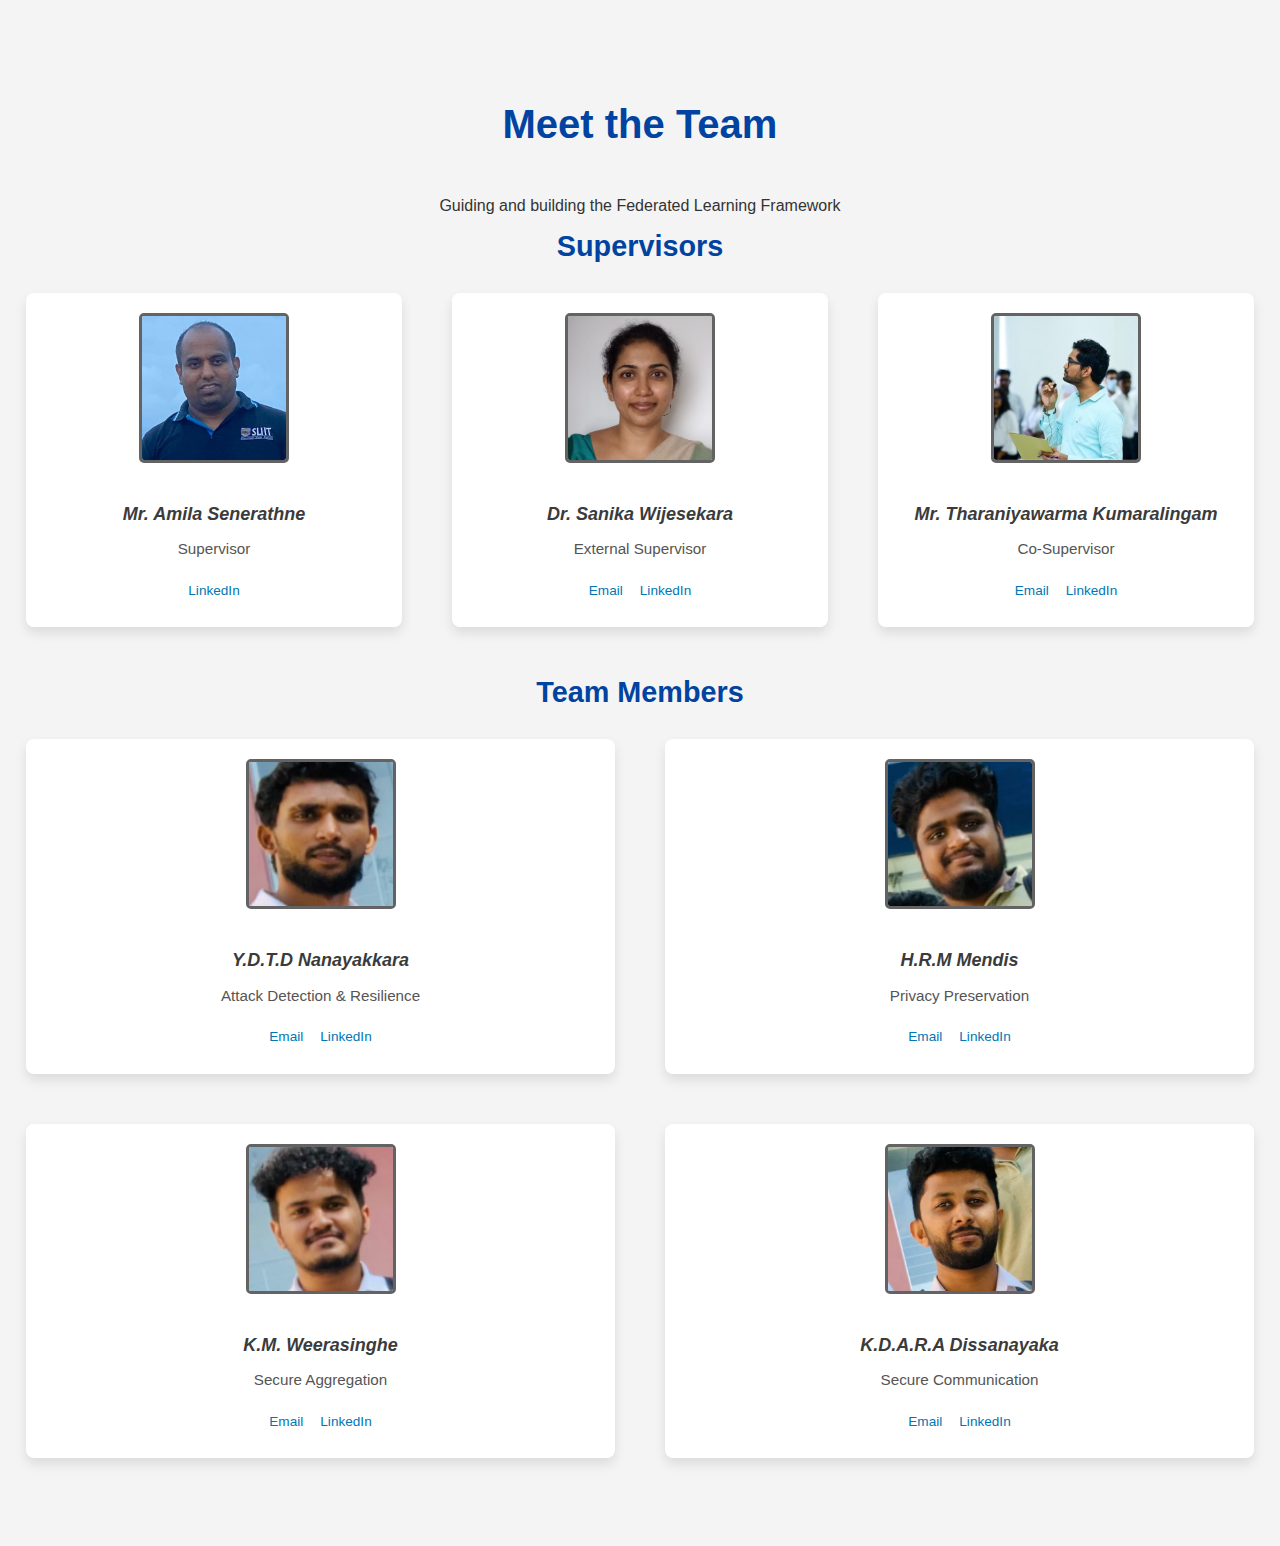
<file: assets/pages/team.html>
<!DOCTYPE html>
<html lang="en">
<head>
  <meta charset="UTF-8" />
  <meta name="viewport" content="width=device-width, initial-scale=1.0" />
  <link rel="stylesheet" href="../styles/style.css" />
  <title>Team - FL Framework</title>
  <script>
    function setTheme(theme) {
      if (theme === 'dark') {
        document.body.classList.add('dark-mode');
      } else {
        document.body.classList.remove('dark-mode');
      }
    }

    window.addEventListener('message', (event) => {
      if (event.data && event.data.theme) {
        setTheme(event.data.theme);
      }
    });

    const savedTheme = localStorage.getItem('darkMode');
    if (savedTheme === 'enabled') {
      setTheme('dark');
    }
  </script>
</head>
<body>
  <div class="container">
    <header class="team-header">
      <h1>Meet the Team</h1>
      <p>Guiding and building the Federated Learning Framework</p>
    </header>

    <section class="team-section">
      <h2>Supervisors</h2>
      <div class="team-grid">
        <div class="team-card">
          <img src="../images/amila.jpg" alt="Mr. Amila Senerathne" />
          <h4>Mr. Amila Senerathne</h4>
          <p>Supervisor</p>
          <div class="team-links">
            <a href="https://www.linkedin.com/in/amila-nuwan-senarathne-462b5a30/?originalSubdomain=lk" target="_blank">LinkedIn</a>
          </div>
        </div>

        <div class="team-card">
          <img src="../images/shanika.jpg" alt="Dr. Sanika Wijesekara" />
          <h4>Dr. Sanika Wijesekara</h4>
          <p>External Supervisor</p>
          <div class="team-links">
            <a href="mailto:sanika@email.com">Email</a>
            <a href="https://www.linkedin.com/in/sanika-wijesekara" target="_blank">LinkedIn</a>
          </div>
        </div>

        <div class="team-card">
          <img src="../images/warma.jpg" alt="Mr. Tharaniyawarma Kumaralingam" />
          <h4>Mr. Tharaniyawarma Kumaralingam</h4>
          <p>Co-Supervisor</p>
          <div class="team-links">
            <a href="mailto:tharaniyawarma@email.com">Email</a>
            <a href="https://www.linkedin.com/in/tharaniyawarma" target="_blank">LinkedIn</a>
          </div>
        </div>
      </div>
    </section>

    <section class="team-section">
      <h2>Team Members</h2>
      <div class="team-grid">
        <div class="team-card">
          <img src="../images/tharindu.jpg" alt="Y.D.T.D Nanayakkara" />
          <h4>Y.D.T.D Nanayakkara</h4>
          <p>Attack Detection & Resilience</p>
          <div class="team-links">
            <a href="mailto:nanayakkara@email.com">Email</a>
            <a href="https://www.linkedin.com/in/nanayakkara" target="_blank">LinkedIn</a>
          </div>
        </div>

        <div class="team-card">
          <img src="../images/mendis.jpg" alt="H.R.M Mendis" />
          <h4>H.R.M Mendis</h4>
          <p>Privacy Preservation</p>
          <div class="team-links">
            <a href="mailto:mendis@email.com">Email</a>
            <a href="https://www.linkedin.com/in/mendis" target="_blank">LinkedIn</a>
          </div>
        </div>

        <div class="team-card">
          <img src="../images/kavindu.jpg" alt="K.M. Weerasinghe" />
          <h4>K.M. Weerasinghe</h4>
          <p>Secure Aggregation</p>
          <div class="team-links">
            <a href="mailto:weerasinghe@email.com">Email</a>
            <a href="https://www.linkedin.com/in/weerasinghe" target="_blank">LinkedIn</a>
          </div>
        </div>

        <div class="team-card">
          <img src="../images/ashan.jpg" alt="K.D.A.R.A Dissanayaka" />
          <h4>K.D.A.R.A Dissanayaka</h4>
          <p>Secure Communication</p>
          <div class="team-links">
            <a href="mailto:dissanayaka@email.com">Email</a>
            <a href="https://www.linkedin.com/in/dissanayaka" target="_blank">LinkedIn</a>
          </div>
        </div>
      </div>
    </section>
  </div>
</body>
</html>
</file>
<file: assets/styles/style.css>
/* Responsive Design */
@media (max-width: 768px) {
  .component-blocks {
    grid-template-columns: 1fr;
  }
}

.home-banner {
  background: linear-gradient(135deg, #e6f0ff00, #e6ffe600);
  /* light mode gradient */
  padding: 60px 30px;
  border-radius: 16px;
  margin: 40px auto;
  transition: background 0.3s ease;
}

body.dark-mode .home-banner {
  background: linear-gradient(135deg, #1e1e2f, #1a3320);
  /* dark mode gradient */
  color: #f0f0f0;
}

.home-banner h1 {
  font-size: 2.8rem;
  margin-bottom: 15px;
}

.home-banner p {
  font-size: 1.2rem;
  color: #333;
}

body.dark-mode .home-banner p {
  color: #ccc;
}

/* --------------------------------------
   RESET & BASE STYLES
-------------------------------------- */
* {
  margin: 0;
  padding: 0;
  box-sizing: border-box;
}

body {
  font-family: 'Segoe UI', Tahoma, Geneva, Verdana, sans-serif;
  background-color: #f6f9ff;
  color: #1c1c1c;
  font-size: 18px;
  line-height: 1.8;
  transition: background-color 0.3s ease, color 0.3s ease;
}

body.dark-mode {
  background-color: #121212;
  color: #e4e4e4;
}

a {
  color: #0051cc;
  font-weight: 500;
  text-decoration: none;
  transition: color 0.2s ease;
}

a:hover {
  color: #00308f;
  text-decoration: underline;
}

button {
  padding: 12px 20px;
  margin: 5px;
  border: none;
  background-color: #ffffff00;
  color: #000000;
  cursor: pointer;
  border-radius: 8px;
  font-size: 22px;
  font-weight: 500;
}

button:hover {
  background-color: #002f7500;
  color: #11005e;
}

/* --------------------------------------
   NAVIGATION BAR
-------------------------------------- */
.nav {
  background-color: #e2eaff;
  border-bottom: 2px solid #b6c6ff;
  padding: 15px 0;
  position: sticky;
  top: 0;
  z-index: 100;
  box-shadow: 0 2px 8px rgba(0, 0, 0, 0.06);
}

body.dark-mode .nav {
  background-color: #1c1f3a;
  border-bottom: 2px solid #4a507b;
}

.nav-panel {
  display: flex;
  justify-content: center;
  align-items: center;
  flex-wrap: wrap;
  gap: 10px;
}

.nav-panel button.active {
  background-color: #0043a100;
  color: #0043a1;
  border-radius: 6px;
  font-weight: bold;
}

.nav-panel button,
.nav-panel a img {
  margin: 5px;
}

/* --------------------------------------
   MAIN CONTENT & IFRAME
-------------------------------------- */
.content {
  width: 100%;
  display: flex;
  justify-content: center;
  align-items: flex-start;
  background-color: transparent;
}

.content iframe {
  width: 100%;
  height: 100%;
  border: 2px solid #b6c6ff;
  border-radius: 10px;
  background-color: #ffffff;
}

body.dark-mode .content iframe {
  background-color: #1e1e2e;
  border-color: #5a6fcf;
}

/* --------------------------------------
   FOOTER
-------------------------------------- */
.footer {
  text-align: center;
  font-size: 0.9rem;
  background-color: #e2eaff;
  border-bottom: 2px solid #b6c6ff;
}

/* --------------------------------------
   CONTAINER
-------------------------------------- */
.container {
  background-color: transparent;
  max-width: 100%;
}

section {
  margin-bottom: 40px;
}

/* --------------------------------------
   TABLE STYLING
-------------------------------------- */
.project-table {
  width: 100%;
  border-collapse: collapse;
  margin-top: 20px;
}

.project-table th,
.project-table td {
  padding: 12px;
  border: 1px solid #ddd;
  text-align: left;
}

.project-table th {
  background-color: #003e95;
  color: #fff;
}

.project-table tr:nth-child(even) {
  background-color: #f9f9f9;
}

/* --------------------------------------
   TEAM SECTIONS
-------------------------------------- */
.supervisor-section,
.group-members {
  display: flex;
  flex-wrap: wrap;
  justify-content: space-evenly;
  gap: 20px;
  margin-top: 20px;
}


/* --------------------------------------
   PROGRESS BAR
-------------------------------------- */
.progress-bar-wrapper {
  margin-top: 20px;
}

.progress-bar {
  background-color: #b6b6b6;
  border-radius: 10px;
  overflow: hidden;
  position: relative;
  height: 35px;
  width: 100%;
  max-width: 600px;
  margin: 0 auto;
  color: #000;
}

.progress-fill {
  background-color: #00c510;
  height: 100%;
  transition: width 0.5s ease-in-out;
  position: absolute;
  top: 0;
  left: 0;
  z-index: 1;
}

.progress-label {
  position: absolute;
  width: 100%;
  text-align: center;
  font-weight: bold;
  line-height: 35px;
  color: #000000;
  /* White text stands out on dark blue */
  z-index: 2;
}

/* --------------------------------------
   HOME PAGE STYLES
-------------------------------------- */
.home-banner h1 {
  font-size: 3rem;
  font-weight: 800;
  text-align: center;
  margin-top: 50px;
  margin-bottom: 50px;
}

.home-banner p {
  text-align: center;
  font-size: 1.2rem;
  margin-bottom: 20px;
}

/* --------------------------------------
   ARCHITECTURE SECTION
-------------------------------------- */
.architecture {
  text-align: center;
  margin: 50px;
  font-size: 1.5rem;
  color: #0043a1;
}

.architecture img {
  width: 80%;
  max-width: 800px;
  height: auto;
  border-radius: 8px;
  margin-top: 20px;
}

/* --------------------------------------
   IMPORTANCE SECTION
-------------------------------------- */
.importance {
  margin-top: 40px;
  text-align: center;
}

/* --------------------------------------
   COMPONENTS SECTION
/* Core Components Section */
/* Core Components Section */
.components {
  margin-top: 40px;
}

.component-blocks {
  display: flex;
  flex-wrap: wrap;
  /* Allows components to wrap to the next line if there's not enough space */
  gap: 20px;
  justify-content: space-between;
  /* Ensures even spacing between the boxes */
}

.component {
  flex: 1 1 23%;
  /* Flex-grow: 1, flex-shrink: 1, basis: 23% for 4 items in one row */
  min-width: 220px;
  /* Ensures they don’t shrink too much on smaller screens */
  text-align: center;
  padding: 20px;
  background-color: #f4f4f4;
  border-radius: 6px;
  box-shadow: 0 2px 5px rgba(0, 0, 0, 0.1);
}

.component h3 {
  margin-bottom: 10px;
}

.component p {
  font-size: 0.9rem;
}

@media (max-width: 1024px) {
  .component {
    flex: 1 1 48%;
    /* 2 items per row on medium screens */
  }
}

@media (max-width: 768px) {
  .component {
    flex: 1 1 100%;
    /* 1 item per row on smaller screens */
  }
}


/* --------------------------------------
   INDUSTRIES SECTION
-------------------------------------- */
.industries {
  margin-top: 40px;
}

.industry-blocks {
  display: flex;
  justify-content: space-between;
  gap: 20px;
  flex-wrap: wrap;
}

.industry {
  width: 23%;
  min-width: 220px;
  text-align: center;
  padding: 20px;
  background-color: #f4f4f4;
  border-radius: 6px;
  box-shadow: 0 2px 5px rgba(0, 0, 0, 0.1);
}

.industry h3 {
  margin-bottom: 10px;
}

/* --------------------------------------
   BENEFITS SECTION
-------------------------------------- */
.benefits {
  margin-top: 40px;
}

.benefit-blocks {
  display: flex;
  flex-wrap: wrap;
  gap: 20px;
  justify-content: space-between;
}

.benefit {
  width: 30%;
  min-width: 220px;
  text-align: center;
  padding: 20px;
  background-color: #f4f4f4;
  border-radius: 6px;
  box-shadow: 0 2px 5px rgba(0, 0, 0, 0.1);
}

.benefit h3 {
  margin-bottom: 10px;
}

/* --------------------------------------
   DARK MODE STYLES
-------------------------------------- */
.dark-mode {
  background-color: #121212;
  color: #f1f1f1;
}

.dark-mode .nav,
.dark-mode .footer,
.dark-mode .document-category {
  background-color: #1e1e1e;
  color: #ccc;
}

.dark-mode .nav {
  border-bottom: 1px solid #333;
}

.dark-mode .content,
.dark-mode .content iframe,
.dark-mode .container {
  background-color: #1f1f1f;
  color: #f1f1f1;
  border-color: #333;
}

.dark-mode .project-table th {
  background-color: #0062cc;
}

.dark-mode .project-table td,
.dark-mode .project-table th {
  border-color: #444;
}

.dark-mode .project-table tr:nth-child(even) {
  background-color: #1c1c1c;
}

.dark-mode .document-category {
  box-shadow: 0 2px 6px rgba(255, 255, 255, 0.05);
}

.dark-mode .progress-bar {
  background-color: #333;
}

.dark-mode .progress-fill {
  background-color: #0f9d58;
}

.dark-mode a {
  color: #8ab4f8;
}

.dark-mode button {
  background-color: #3a3a3a00;
  color: #f1f1f1;
}

.dark-mode button:hover {
  background-color: #5a5a5a00;
  color: #4371b6;
}

.dark-mode h1,
.dark-mode h2,
.dark-mode h3,
.dark-mode p,
.dark-mode span,
.dark-mode td,
.dark-mode th,
.dark-mode a {
  color: #f1f1f1 !important;
}

.get-started,
.industries,
.benefits,
.github-cta,
.feedback
{  margin: 3rem 0;
  padding: 2rem;
  background-color: var(--section-bg);
  color: var(--text-color);
}

.supported-features,
.benefit-detailed {
  display: flex;
  flex-wrap: wrap;
  gap: 1rem;
}

/* Team Page Styling */
.team-header {
  text-align: center;
  margin-top: 40px;
}

.team-header h1 {
  font-size: 2.5rem;
  color: var(--primary-color, #0043a1);
}

.team-header p {
  font-size: 1rem;
  color: var(--text-color, #333);
}


.team-section h2 {
  font-size: 1.8rem;
  color: var(--primary-color, #0043a1);
  text-align: center;
  margin-bottom: 20px;
}

/* General Grid for Team Members (2x2) */
.team-grid {
  display: grid;
  gap: 50px;
  grid-template-columns: repeat(2, 1fr);
  /* Two columns for team members */
  justify-content: center;
  padding: 0 10px;


}

/* Single Column for Supervisors */
.team-section:first-of-type .team-grid {
  grid-template-columns: repeat(3, 1fr);
  /* Three columns for supervisors */
}

@media (max-width: 768px) {
  .team-grid {
    grid-template-columns: repeat(1, 1fr);
    /* One column for smaller screens */
  }
}


.team-card {
  background-color: var(--box-bg, #fff);
  padding: 20px;
  border-radius: 8px;
  box-shadow: 0 6px 12px rgba(0, 0, 0, 0.1);
  text-align: center;
}

.team-card img {
  width: 150px;
  height: 150px;
  object-fit: cover;
  border-radius: 5px;
  /* Less round than a circle */
  margin-bottom: 15px;
  border: 3px solid var(--primary-color, #0000009c);
}

.team-card h4 {
  margin: 10px 0 5px;
  color: var(--primary-color, #3b3b3b);
  font-style: italic;
}


.team-card p {
  font-size: 0.95rem;
  color: var(--text-color, #555);
}

.team-links {
  margin-top: 10px;
}

.team-links a {
  display: inline-block;
  margin: 4px 6px;
  font-size: 0.85rem;
  color: #0077b5;
  text-decoration: none;
}

.team-links a:hover {
  text-decoration: underline;
}

/* Dark mode support */
body.dark-mode {
  background-color: #121212;
  color: #e4e4e4;
}

body.dark-mode .team-card {
  background-color: #1e1e2f;
  color: #e4e4e4;
}

body.dark-mode .team-card img {
  border-color: #80bfff;
}

body.dark-mode .team-card h3,
body.dark-mode .team-card h4 {
  color: #80bfff;
}

body.dark-mode .team-card p {
  color: #ccc;
}


/* --------------------------------------
   RESET & BASE STYLES
-------------------------------------- */
* {
  margin: 0;
  padding: 0;
  box-sizing: border-box;
}

body {
  font-family: 'Segoe UI', Tahoma, Geneva, Verdana, sans-serif;
  background-color: #f6f9ff;
  color: #1c1c1c;
  font-size: 18px;
  line-height: 1.8;
  transition: background-color 0.3s ease, color 0.3s ease;
}

body.dark-mode {
  background-color: #121212;
  color: #e4e4e4;
}

a {
  color: #0051cc;
  font-weight: 500;
  text-decoration: none;
  transition: color 0.2s ease;
}

a:hover {
  color: #00308f;
  text-decoration: underline;
}

button {
  padding: 12px 20px;
  margin: 5px;
  border: none;
  background-color: transparent;
  /* Improved: Inherit background */
  color: #000000;
  cursor: pointer;
  border-radius: 8px;
  font-size: 22px;
  font-weight: 500;
  transition: background-color 0.3s ease, color 0.3s ease;
  /* Added transition */
}

button:hover {
  background-color: rgba(0, 83, 179, 0.1);
  /* Improved: Subtle hover effect */
  color: #00308f;
}

body.dark-mode button {
  color: #e4e4e4;
}

body.dark-mode button:hover {
  background-color: rgba(138, 180, 248, 0.1);
  /* Improved: Subtle dark mode hover */
  color: #8ab4f8;
}

/* --------------------------------------
   NAVIGATION BAR
-------------------------------------- */
.nav {
  background-color: #e2eaff;
  border-bottom: 2px solid #b6c6ff;
  padding: 15px 0;
  position: sticky;
  top: 0;
  z-index: 100;
  box-shadow: 0 2px 8px rgba(0, 0, 0, 0.06);
  display: flex;
  /* Improved: For alignment */
  justify-content: center;
  /* Improved: Center items */
}

body.dark-mode .nav {
  background-color: #1c1f3a;
  border-bottom: 2px solid #4a507b;
}

.nav-panel {
  display: flex;
  justify-content: center;
  align-items: center;
  flex-wrap: wrap;
  gap: 10px;
}

.nav-panel button {
  padding: 10px 15px;
  /* Adjusted button padding in nav */
  margin: 5px;
  border: none;
  background-color: transparent;
  color: #000000;
  cursor: pointer;
  border-radius: 6px;
  /* Slightly smaller for nav */
  font-size: 18px;
  /* Adjusted font size in nav */
  font-weight: 500;
  transition: background-color 0.3s ease, color 0.3s ease;
}

.nav-panel button:hover,
.nav-panel button.active {
  background-color: rgba(0, 83, 179, 0.15);
  /* Improved hover/active */
  color: #0043a1;
  font-weight: bold;
}

body.dark-mode .nav-panel button {
  color: #e4e4e4;
}

body.dark-mode .nav-panel button:hover,
body.dark-mode .nav-panel button.active {
  background-color: rgba(138, 180, 248, 0.15);
  color: #8ab4f8;
}

.nav-panel a img {
  margin: 5px;
  max-height: 40px;
  /* Improved: Control image size */
}

/* --------------------------------------
   MAIN CONTENT & IFRAME
-------------------------------------- */
.content {
  width: 100%;
  height: calc(100vh - 20px);
  /* Improved: Adjusted height based on combined nav/footer */
  display: flex;
  justify-content: center;
  align-items: flex-start;
  padding: 2px;
  background-color: transparent;
}

.content iframe {
  width: 98%;
  /* Improved: Slightly wider */
  height: 100%;
  border: 1px solid #b6c6ff;
  /* Improved: Thinner border */
  border-radius: 10px;
  background-color: #ffffff;
  box-shadow: 0 4px 12px rgba(0, 0, 0, 0.1);
}

body.dark-mode .content iframe {
  background-color: #1e1e2e;
  border-color: #5a6fcf;
  box-shadow: 0 4px 12px rgba(255, 255, 255, 0.05);
}

/* --------------------------------------
   FOOTER
-------------------------------------- */
.footer {
  /* Improved: Same padding as nav */
  text-align: center;
  font-size: 0.9rem;
  background-color: #e2eaff;
  border-bottom: 2px solid #b6c6ff;
}

body.dark-mode .footer {
  background-color: #1c1f3a;
  /* Improved: Same as dark nav */
  border-top: 2px solid #4a507b;
  /* Improved: Matching dark border */
  color: #e4e4e4;
  /* Improved: Dark mode text color */
}

.footer-links {
  margin-top: 0.5rem;
}

.footer-links a {
  margin: 0 1rem;
  text-decoration: none;
  color: #0051cc;
  /* Improved: Consistent link color */
  transition: color 0.2s ease;
}

.footer-links a:hover {
  color: #00308f;
  text-decoration: underline;
}

body.dark-mode .footer-links a {
  color: #8ab4f8;
  /* Improved: Dark mode link color */
}

body.dark-mode .footer-links a:hover {
  color: #a6ceff;
}

/* --------------------------------------
   CONTAINER
-------------------------------------- */
.container {
  padding: 20px;
;
}

section {
  margin-bottom: 40px;
}

/* --------------------------------------
   TABLE STYLING
-------------------------------------- */
.project-table {
  width: 100%;
  border-collapse: collapse;
  margin-top: 20px;
}

.project-table th,
.project-table td {
  padding: 12px;
  border: 1px solid #ddd;
  text-align: left;
}

.project-table th {
  background-color: #003e95;
  color: #fff;
}

.project-table tr:nth-child(even) {
  background-color: #f9f9f9;
}

body.dark-mode .project-table th {
  background-color: #0062cc;
  color: #f1f1f1;
}

body.dark-mode .project-table td {
  border-color: #444;
  color: #f1f1f1;
}

body.dark-mode .project-table tr:nth-child(even) {
  background-color: #1c1c1c;
}

/* --------------------------------------
   TEAM SECTIONS
-------------------------------------- */
.supervisor-section,
.group-members {
  display: flex;
  flex-wrap: wrap;
  justify-content: space-evenly;
  gap: 20px;
  margin-top: 20px;
}

/* --------------------------------------
   DOCUMENT CATEGORY STYLES
-------------------------------------- */
.document-category {
  background-color: transparent;
  /* Improved: Inherit background */
  text-align: center;
  margin: 30px;
  font-size: 20px;
  margin-top: 30px;
  margin-bottom: 30px;
  border-radius: 6px;


  /* Add transparency with an overlay using background-blend-mode */
  background-color: rgba(255, 255, 255, 0.836); /* Light transparent overlay */
  background-blend-mode:lighten;
}

/* Light mode link */
.document-category a {
  display: inline;
  margin-top: 10px;
  color: #0043a1;
  font-weight: 600;
  text-decoration: underline;
  transition: color 0.3s ease;
}

/* Light mode hover */
.document-category a:hover {
  color: #002f75;
}

/* Dark mode link */
body.dark-mode .document-category a {
  color: #80bfff;
  /* Softer blue in dark mode */
}

/* Dark mode hover */
body.dark-mode .document-category a:hover {
  color: #a6ceff;
}
/* Dark mode background replacement without image */
body.dark-mode .document-category {
  background-image: none;
  background-color: rgba(30, 30, 46, 0.85); /* Deep bluish overlay */
  background-blend-mode: normal;
  color: #f0f0f0; /* Light text for readability */
}

/* --------------------------------------
   PROGRESS BAR
-------------------------------------- */
.progress-bar-wrapper {
  margin-top: 20px;
}

.progress-bar {
  background-color: #b6b6b6;
  border-radius: 10px;
  overflow: hidden;
  position: relative;
  height: 35px;
  width: 100%;
  max-width: 600px;
  margin: 0 auto;
  color: #000;
}

.progress-fill {
  background-color: #007720;
  height: 100%;
  transition: width 0.5s ease-in-out;
  position: absolute;
  top: 0;
  left: 0;
  z-index: 1;
}

.progress-label {
  position: absolute;
  width: 100%;
  text-align: center;
  font-weight: bold;
  line-height: 35px;
  color: #000000;
  /* White text stands out on dark blue */
  z-index: 2;
}

body.dark-mode .progress-bar {
  background-color: #333;
  color: #f1f1f1;
}

body.dark-mode .progress-fill {
  background-color: #0f9d58;
}

body.dark-mode .progress-label {
  color: #f1f1f1;
}

/* --------------------------------------
   HOME PAGE STYLES
   */
.home-banner {
  background-image: url('../images/homebanner.jpg'); /* Replace with your image path */
  background-size: cover;
  background-position: center;
  background-repeat: no-repeat;

  /* Add transparency with an overlay using background-blend-mode */
  background-color: rgba(255, 255, 255, 0.836); /* Light transparent overlay */
  background-blend-mode:lighten;

  padding: 60px 30px;
  border-radius: 16px;
  margin: 40px auto;
  transition: background 0.3s ease;
}

body.dark-mode .home-banner {
  background: linear-gradient(135deg, #1e1e2f, #1a3320);
  /* dark mode gradient */
  color: #f0f0f0;
}

.home-banner h1 {
  font-size: 2.8rem;
  margin-bottom: 15px;
  text-align: center;
  /* Improved: Center heading */
}

.home-banner p {
  font-size: 1.2rem;
  color: #333;
  text-align: center;
  /* Improved: Center paragraph */
}

body.dark-mode .home-banner p {
  color: #ccc;
}

/* --------------------------------------
   ARCHITECTURE SECTION
-------------------------------------- */
.architecture {
  text-align: center;
  margin: 50px;
  font-size: 1.5rem;
  color: #0043a1;
}

.architecture img {
  width: 80%;
  max-width: 800px;
  height: auto;
  border-radius: 8px;
  margin-top: 20px;
}

/* --------------------------------------
   IMPORTANCE SECTION
-------------------------------------- */
.importance {
  margin-top: 40px;
  text-align: center;
}

/* --------------------------------------
   COMPONENTS SECTION
-------------------------------------- */
.components {
  margin-top: 40px;
}

.components h2 {
  font-size: 2.2rem;
  font-weight: bold;
  text-align: center;
  color: #333;
  margin-bottom: 1.5rem;
}

.component-blocks {
  display: flex;
  justify-content: space-between;
  gap: 10px;
  flex-wrap: wrap;
  margin-top: 1rem;
}

.component {
  background-color: #f8f9fa;
  border: 1px solid #ddd;
  border-radius: 8px;
  transition: background-color 0.3s ease;
  text-align: center;
  /* Improved: Center content */
}

.component:hover {
  background-color: #f1f1f1;
}


.component p {
  font-size: 1rem;
  color: #555;
  line-height: 1.5;
}

body.dark-mode .components h2,
body.dark-mode .component h3,
body.dark-mode .component p {
  color: #f1f1f1 !important;
}

body.dark-mode .component {
  background-color: #1e1e2e;
  border-color: #333;
}

body.dark-mode .component:hover {
  background-color: #2a2a3a;
}

/* --------------------------------------
   INDUSTRIES SECTION
-------------------------------------- */
.industries {
  margin-top: 40px;
}

.industry-blocks {
  display: flex;
  justify-content: space-between;
  gap: 20px;
  flex-wrap: wrap;
}

.industry {
  width: 23%;
  min-width: 220px;
  text-align: center;
  padding: 20px;
  background-color: #f4f4f4;
  border-radius: 6px;
  box-shadow: 0 2px 5px rgba(0, 0, 0, 0.1);
}

.industry h3 {
  margin-bottom: 10px;
}

body.dark-mode .industries h2,
body.dark-mode .industry h3 {
  color: #f1f1f1 !important;
}

body.dark-mode .industry {
  background-color: #1e1e2e;
  box-shadow: 0 2px 5px rgba(255, 255, 255, 0.05);
}


.get-started,
.industries,
.benefits,
.github-cta,
.feedback {
  margin: 3rem 0;
  padding: 2rem;
  background-color: var(--section-bg);
  color: var(--text-color);
}

.supported-features,
.benefit-detailed {
  display: flex;
  flex-wrap: wrap;
  gap: 1rem;
}

.feature,
.benefit-box {
  flex: 1 1 30%;
  background: var(--box-bg);
  padding: 1rem;
  border-radius: 10px;
  text-align: center;
}

.steps-progress .step {
  margin: 0.5rem 0;
  padding: 0.75rem;
  background: linear-gradient(to right, #0049af, #34a853);
  color: white;
  border-radius: 8px;
}

.industry-cube {
  display: grid;
  grid-template-columns: repeat(2, 1fr);
  gap: 1.5rem;
}

.cube-piece {
  padding: 1.2rem;
  border-radius: 10px;
  background: var(--box-bg);
  text-align: center;
  box-shadow: 0 4px 10px rgba(0, 0, 0, 0.1);
}

.github-button {
  display: inline-block;
  padding: 0.8rem 1.5rem;
  background-color: #ac4141;
  color: white;
  border-radius: 8px;
  text-decoration: none;
  font-weight: bold;
}

.feedback form {
  display: flex;
  flex-direction: column;
  gap: 1rem;
}

.feedback input,
.feedback textarea {
  padding: 0.75rem;
  border: 1px solid #ccc;
  border-radius: 6px;
}

.feedback button {
  padding: 0.75rem;
  background-color: #34a853;
  color: white;
  border: none;
  border-radius: 6px;
}
.footer-links {
  margin-top: 0.5rem;
}

.footer-links a {
  margin: 0 1rem;
  text-decoration: none;
  color: #888;
}

/* Industries Section */

.industry-img {
  width: 150px;
  /* Adjust the size of the image */
  height: 150px;
  object-fit: contain;
  /* Ensure the image scales correctly */
  margin-bottom: 15px;
}


/* 📢 Provide Feedback Section */
.feedback {
  text-align: center;
  margin-top: 40px;
}

.feedback h2 {
  font-size: 2rem;
  color: var(--primary-color, #0043a1);
}

.feedback p {
  font-size: 1.1rem;
  color: var(--text-color, #333);
  margin-bottom: 20px;
}

/* Style for the button */
#showFormBtn {
  background-color: #ffffff00;
  color: #000000;
  border: none;
  padding: 10px 20px;
  font-size: 1rem;
  cursor: pointer;
  border-radius: 5px;
  transition: background-color 0.3s ease, transform 0.2s ease;
}

#showFormBtn:hover {
  background-color: #ffffff00;
  color: #aa0000;
  transform: scale(1.05);
}

/* Dark mode style for the button */
body.dark-mode #showFormBtn {
  background-color: #00000000; /* transparent */
  color: #ffffff;
  border: none;
}

body.dark-mode #showFormBtn:hover {
  background-color: #00000000; /* still transparent */
  color: #ff5555; /* subtle red tint for hover */
  transform: scale(1.05);
}


#showFormBtn:focus {
  outline: none;
}

/* Style for the feedback form container */
#feedbackForm {
  margin-top: 20px;
  transition: all 0.3s ease;
}

/* If you want to style the embedded form (iframe) */
#feedbackForm iframe {
  border-radius: 8px;
  border: none;
  box-shadow: 0 6px 12px rgba(0, 0, 0, 0.1);
}

        body {
            font-family: 'Segoe UI', Tahoma, Geneva, Verdana, sans-serif;
            margin: 0;
            padding: 0;
            background-color: #f9f9f9;
            color: #333;
        }

        .container {
            max-width: 1200px;
            margin: 0 auto;
            padding: 2rem;
        }

        h1 {
            text-align: center;
            font-size: 2rem;
            margin-bottom: 2rem;
            color: #4A90E2;
        }

        h2 {
            font-size: 1.25rem;
            color: #333;
            margin-bottom: 0.5rem;
            font-weight: 600;
        }

        .document-category {
            margin-bottom: 2rem;
        }

        .custom-button {
            padding: 12px 18px;
            border: none;
            cursor: pointer;
            border-radius: 5px;
            font-size: 16px;
            color: white;
            margin: 8px 0;
            transition: background-color 0.3s ease;
        }

        .custom-button:hover {
            opacity: 0.8;
        }

        .red-button {
            background-color: #D9534F;
        }

        .blue-button {
            background-color: #0077b5;
        }

        .document-category button {
            display: block;
            width: 100%;
        }

        .document-category div {
            margin-top: 1rem;
        }

        .document-category iframe {
            width: 100%;
            height: 600px;
            border: none;
        }

        .custom-button.red-button {
            background-color: #D9534F;
        }

        .custom-button.blue-button {
            background-color: #0077b5;
        }

        .document-category .document {
            margin-bottom: 1rem;
        }
        
        .document-category h2 {
            color: #0056b3;
        }

        <style>
        body {
          font-family: 'Segoe UI', sans-serif;
          margin: 0;
          padding: 0;
        }
    
        .tasks-section {
          max-width: 1000px;
          margin: 0 auto;
          padding: 2rem;
          text-align: center;
        }
    
        h2 {
          margin-bottom: 1.5rem;
        }
    
        .tasks-table {
          width: 100%;
          border-collapse: collapse;
          box-shadow: 0 0 12px rgba(0, 0, 0, 0.1);
        }
    
        .tasks-table th,
        .tasks-table td {
          border: 1px solid #ddd;
          padding: 12px;
          text-align: left;
        }
    
        .tasks-table th {
          background-color: #f5f5f5;
          font-weight: 600;
        }
    
        .tasks-table td {
          background-color: #fff;
        }
    
        .tasks-table tr:nth-child(even) td {
          background-color: #fafafa;
        }
    
        body.dark-mode .tasks-table th {
          background-color: #333;
          color: #fff;
        }
    
        body.dark-mode .tasks-table td {
          background-color: #222;
          color: #ddd;
        }
    
        body.dark-mode .tasks-table tr:nth-child(even) td {
          background-color: #2a2a2a;
        }
    
        @media (max-width: 768px) {
          .tasks-table th, .tasks-table td {
            font-size: 0.9rem;
            padding: 8px;
          }
        } 

        body {
          font-family: 'Segoe UI', sans-serif;
          margin: 0;
          padding: 0;
          background-color: #f4f4f4;
          color: #333;
          transition: background-color 0.3s, color 0.3s;
        }
    
        body.dark-mode {
          background-color: #121212;
          color: #eee;
        }
    
        .container {
          max-width: 1400px;
          margin: 0 auto;
          padding: 3rem 1rem;
          text-align: center;
        }
    
        h2 {
          font-size: 2.5rem;
          margin-bottom: 2rem;
        }
    
        .milestones-table {
          width: 100%;
          border-collapse: collapse;
          margin-bottom: 60px;
        }
    
        .milestones-table th,
        .milestones-table td {
          border: 1px solid #ccc;
          padding: 12px 18px;
          text-align: left;
        }
    
        .milestones-table th {
          background-color: #f5f5f5;
        }
    
        body.dark-mode .milestones-table th {
          background-color: #333;
          color: #fff;
        }
    
        body.dark-mode .milestones-table td {
          color: #eee;
        }
    
        /* Timeline Styling */
        .timeline-container {
          display: flex;
          justify-content: center;
          align-items: center;
          overflow-x: auto;
          padding: 40px 0;
        }
    
        .timeline {
          display: flex;
          align-items: center;
          position: relative;
          width: 100%;
          max-width: 1300px;
          padding: 20px 0;
        }
    
        .timeline::before {
          content: '';
          position: absolute;
          top: 50%;
          left: 0;
          right: 0;
          height: 6px;
          background-color: #ccc;
          z-index: 1;
          transform: translateY(-50%);
        }
    
        .milestone-node {
          position: relative;
          z-index: 2;
          background-color: #fff;
          padding: 16px 20px;
          margin: 0 30px;
          border-radius: 30px;
          font-weight: 600;
          font-size: 1rem;
          box-shadow: 0 4px 12px rgba(0, 0, 0, 0.15);
          white-space: nowrap;
        }
    
        .milestone-node::before {
          content: '';
          position: absolute;
          top: 50%;
          left: 50%;
          transform: translate(-50%, -50%);
          width: 20px;
          height: 20px;
          background-color: #007bff;
          border-radius: 50%;
          border: 3px solid white;
          box-shadow: 0 0 0 3px #007bff;
          z-index: -1;
        }
    
        body.dark-mode .timeline::before {
          background-color: #444;
        }
    
        body.dark-mode .milestone-node {
          background-color: #1e1e1e;
          color: #eee;
        }
    
        body.dark-mode .milestone-node::before {
          background-color: #0af;
          box-shadow: 0 0 0 3px #0af;
        }
    
        @media (max-width: 768px) {
          h2 {
            font-size: 2rem;
          }
    
          .milestone-node {
            font-size: 0.85rem;
            margin: 0 15px;
            padding: 10px 14px;
          }
        }
  .components {
    padding: 2rem;
  }

  .component-blocks {
    display: flex;
    flex-wrap: wrap;
    gap: 2rem;
    justify-content: space-between;
  }


  .key-points ul {
    list-style-type: none;
    margin-left: 1rem;
    font-size: 0.9rem;
    font-style: italic;
    color: #585858;
  }

  .key-points ul li {
    margin-bottom: 0.5rem;
  }

  .attack-defense {
    background-color: #9c59b660; /* Light Purple */
  }

  .privacy-preservation {
    background-color: #f39d1270; /* Light Orange */
  }

  .secure-aggregation {
    background-color: #f6ff7b67; /* Light Yellow */
  }

  .secure-c2 {
    background-color: #3498db73; /* Light Blue */
  }
</file>
